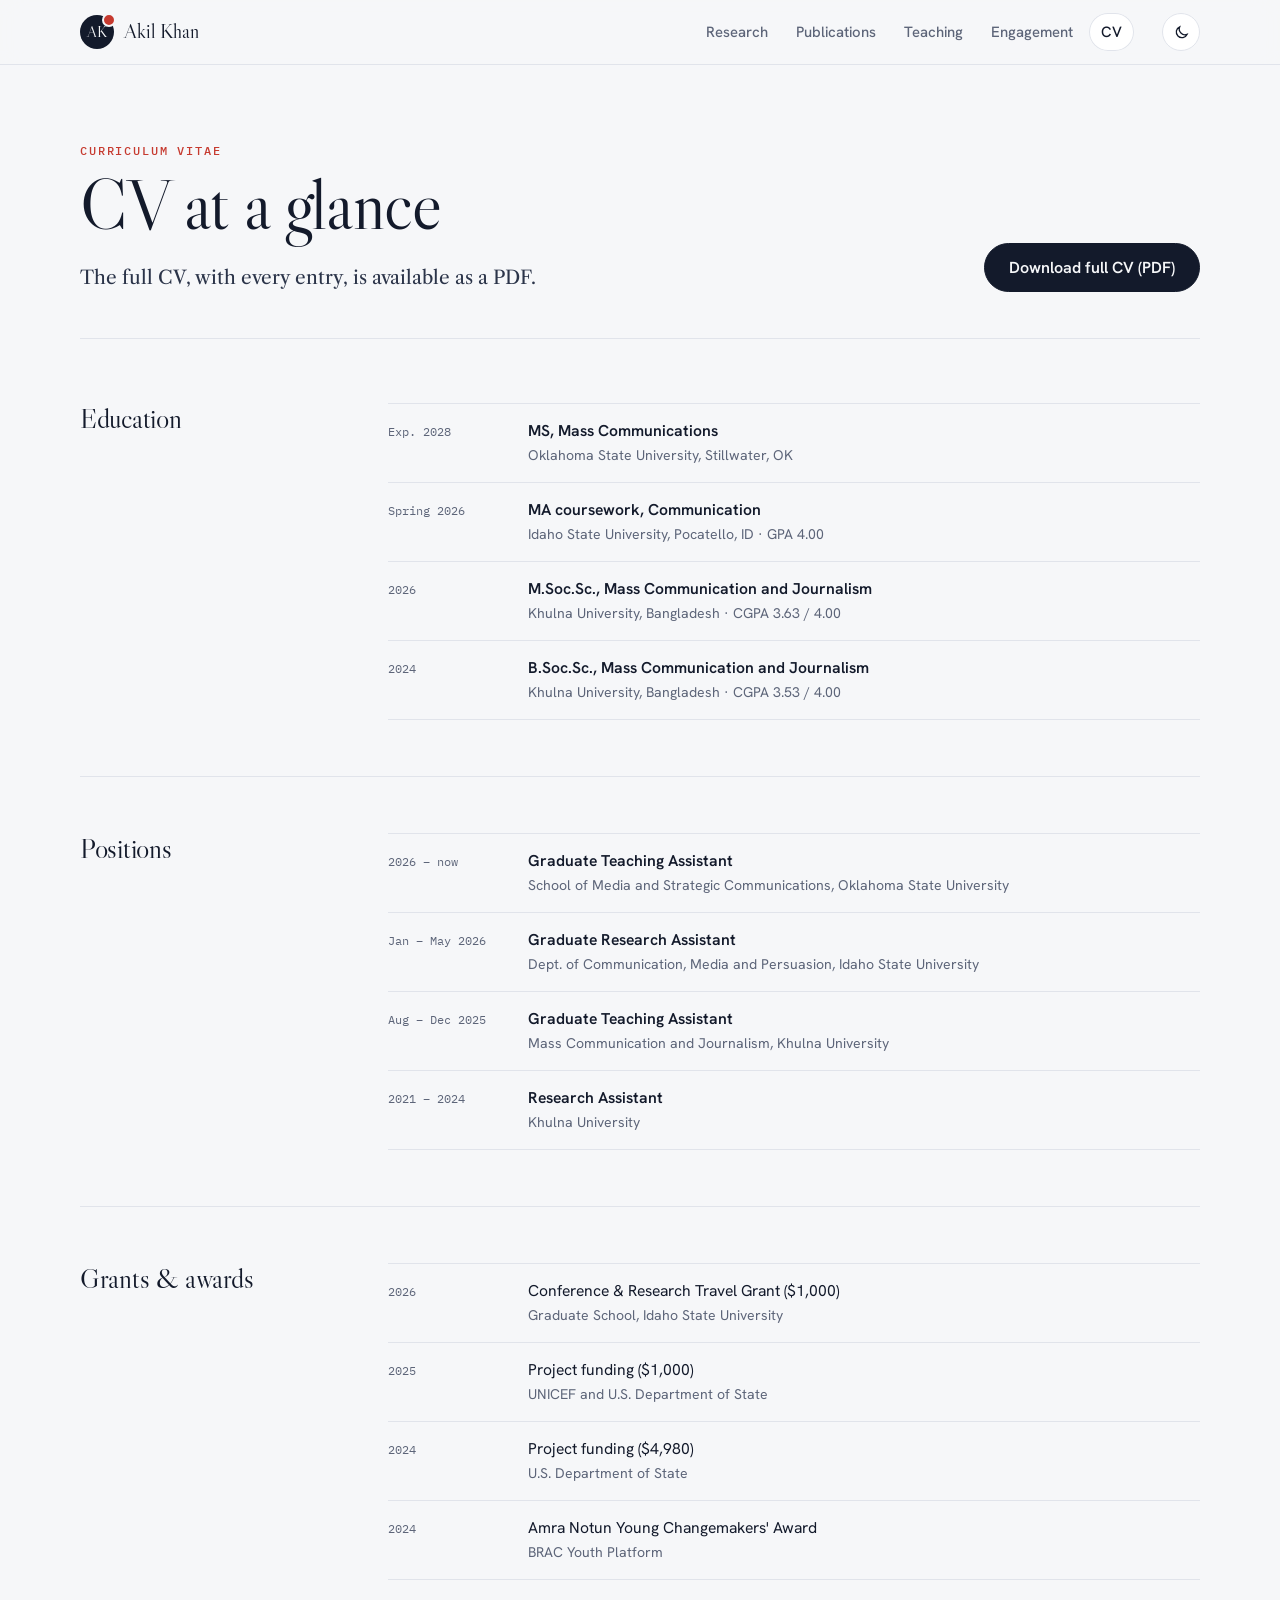
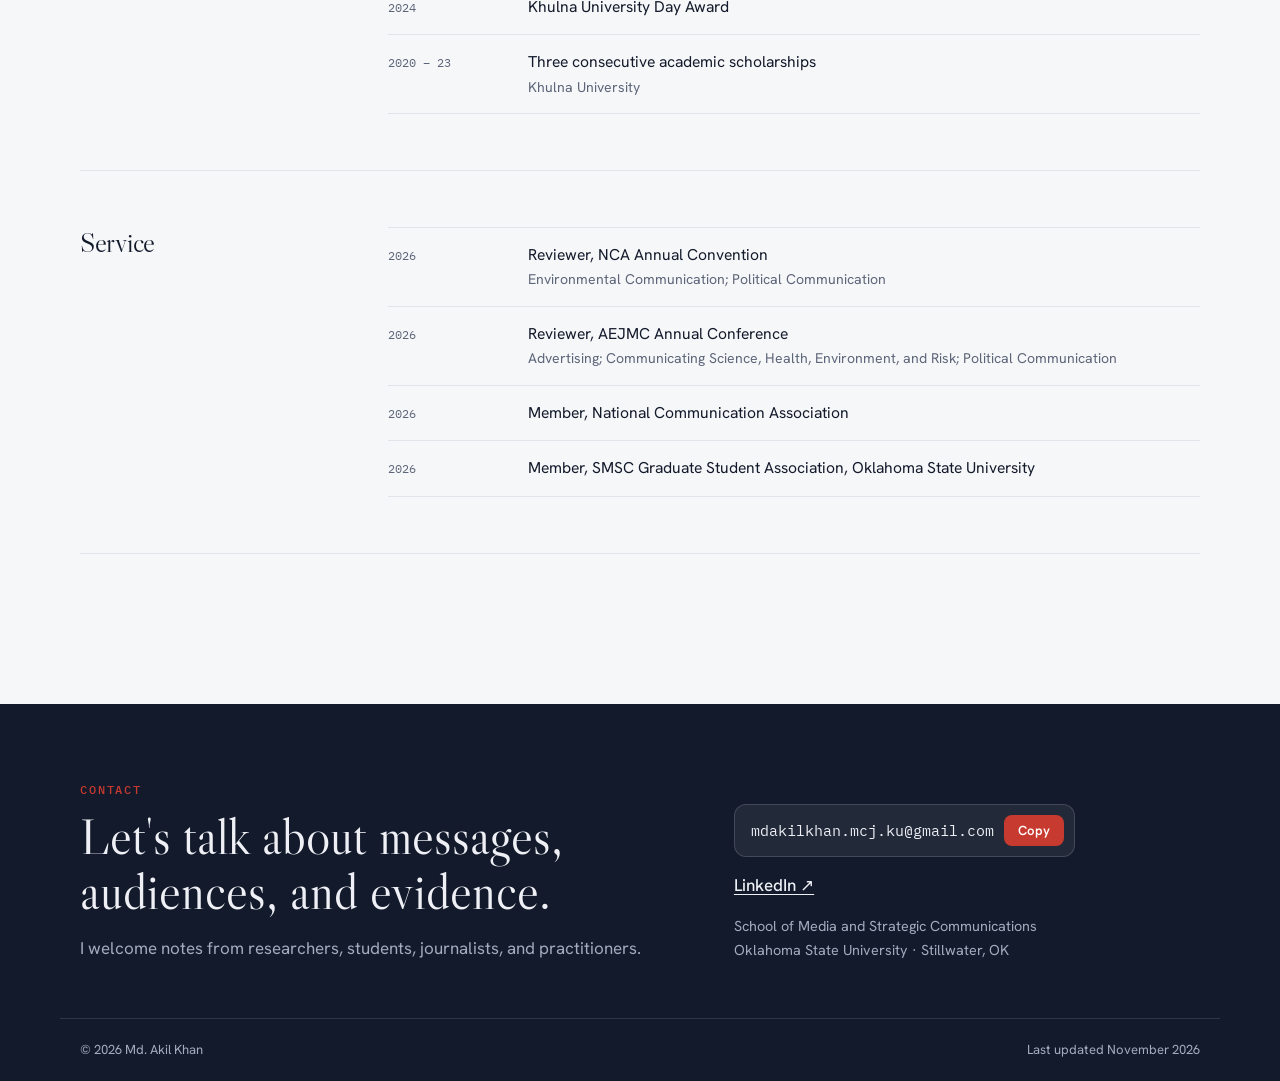
<file: cv.html>
<!doctype html>
<html lang="en">
<head>
<meta charset="utf-8">
<meta name="viewport" content="width=device-width, initial-scale=1, viewport-fit=cover">
<title>CV · Md. Akil Khan</title>
<meta name="description" content="Md. Akil Khan, communication scholar at Oklahoma State University: health persuasion, AI and platforms, and journalism in Bangladesh and South Asia.">
<meta property="og:title" content="CV · Md. Akil Khan">
<meta property="og:description" content="Md. Akil Khan, communication scholar at Oklahoma State University: health persuasion, AI and platforms, and journalism in Bangladesh and South Asia.">
<script>try{var t=localStorage.getItem('ak-theme');if(t)document.documentElement.setAttribute('data-theme',t);}catch(e){}</script>
<link rel="preconnect" href="https://fonts.googleapis.com">
<link rel="preconnect" href="https://fonts.gstatic.com" crossorigin>
<link rel="stylesheet" href="https://fonts.googleapis.com/css2?family=Libre+Caslon+Display&family=Libre+Caslon+Text:ital,wght@0,400;0,700;1,400&family=Hanken+Grotesk:wght@400;500;600;700&family=IBM+Plex+Mono:wght@400;500&family=Noto+Serif+Bengali:wght@400;500&display=swap">
<link rel="stylesheet" href="style.css">
</head>
<body data-page="cv">
<header class="top"><div class="in top-in">
  <a class="mark" href="index.html"><span class="mk">AK</span><span class="mk-name">Akil Khan</span></a>
  <nav class="nav" aria-label="Main"><a href="research.html">Research</a><a href="publications.html">Publications</a><a href="teaching.html">Teaching</a><a href="engagement.html">Engagement</a><a href="cv.html" aria-current="page">CV</a></nav>
  <button class="theme-btn" id="themeBtn" type="button" aria-label="Switch light or dark theme"><svg viewBox="0 0 24 24" fill="none" stroke="currentColor" stroke-width="1.8" aria-hidden="true"><path d="M20 14.5A8 8 0 0 1 9.5 4a8 8 0 1 0 10.5 10.5z"/></svg></button>
</div></header>
<main class="in">

<header class="page-head cv-head"><div><p class="kicker">Curriculum vitae</p><h1>CV at a glance</h1>
<p class="page-sub">The full CV, with every entry, is available as a PDF.</p></div>
<a class="btn solid big" href="files/cv.pdf" target="_blank" rel="noopener">Download full CV (PDF)</a></header>
<section class="course-block"><div class="r-side"><h2>Education</h2></div><div class="r-main"><ul class="rows">
  <li><time>Exp. 2028</time><span><b>MS, Mass Communications</b><small>Oklahoma State University, Stillwater, OK</small></span></li>
  <li><time>Spring 2026</time><span><b>MA coursework, Communication</b><small>Idaho State University, Pocatello, ID · GPA 4.00</small></span></li>
  <li><time>2026</time><span><b>M.Soc.Sc., Mass Communication and Journalism</b><small>Khulna University, Bangladesh · CGPA 3.63 / 4.00</small></span></li>
  <li><time>2024</time><span><b>B.Soc.Sc., Mass Communication and Journalism</b><small>Khulna University, Bangladesh · CGPA 3.53 / 4.00</small></span></li>
</ul></div></section>
<section class="course-block"><div class="r-side"><h2>Positions</h2></div><div class="r-main"><ul class="rows">
  <li><time>2026 – now</time><span><b>Graduate Teaching Assistant</b><small>School of Media and Strategic Communications, Oklahoma State University</small></span></li>
  <li><time>Jan – May 2026</time><span><b>Graduate Research Assistant</b><small>Dept. of Communication, Media and Persuasion, Idaho State University</small></span></li>
  <li><time>Aug – Dec 2025</time><span><b>Graduate Teaching Assistant</b><small>Mass Communication and Journalism, Khulna University</small></span></li>
  <li><time>2021 – 2024</time><span><b>Research Assistant</b><small>Khulna University</small></span></li>
</ul></div></section>
<section class="course-block"><div class="r-side"><h2>Grants &amp; awards</h2></div><div class="r-main"><ul class="rows">
  <li><time>2026</time><span>Conference &amp; Research Travel Grant ($1,000)<small>Graduate School, Idaho State University</small></span></li>
  <li><time>2025</time><span>Project funding ($1,000)<small>UNICEF and U.S. Department of State</small></span></li>
  <li><time>2024</time><span>Project funding ($4,980)<small>U.S. Department of State</small></span></li>
  <li><time>2024</time><span>Amra Notun Young Changemakers' Award<small>BRAC Youth Platform</small></span></li>
  <li><time>2024</time><span>Khulna University Day Award</span></li>
  <li><time>2020 – 23</time><span>Three consecutive academic scholarships<small>Khulna University</small></span></li>
</ul></div></section>
<section class="course-block"><div class="r-side"><h2>Service</h2></div><div class="r-main"><ul class="rows">
  <li><time>2026</time><span>Reviewer, NCA Annual Convention<small>Environmental Communication; Political Communication</small></span></li>
  <li><time>2026</time><span>Reviewer, AEJMC Annual Conference<small>Advertising; Communicating Science, Health, Environment, and Risk; Political Communication</small></span></li>
  <li><time>2026</time><span>Member, National Communication Association</span></li>
  <li><time>2026</time><span>Member, SMSC Graduate Student Association, Oklahoma State University</span></li>
</ul></div></section>

</main>
<footer class="foot" id="contact"><div class="in foot-in">
  <div class="f-call"><p class="kicker">Contact</p><p class="f-big">Let's talk about messages, audiences, and evidence.</p>
    <p class="f-sub">I welcome notes from researchers, students, journalists, and practitioners.</p></div>
  <div class="f-links">
    <div class="mail-row"><code id="email">mdakilkhan.mcj.ku@gmail.com</code><button class="copy" id="copyBtn" type="button">Copy</button></div>
    <a href="https://www.linkedin.com/in/mdakilkhan01/" target="_blank" rel="noopener">LinkedIn ↗</a>
    <p class="addr">School of Media and Strategic Communications<br>Oklahoma State University · Stillwater, OK</p>
  </div>
</div>
<div class="in f-base"><span>© 2026 Md. Akil Khan</span><span>Last updated November 2026</span></div></footer>
<script src="site.js"></script>
</body>
</html>
</file>
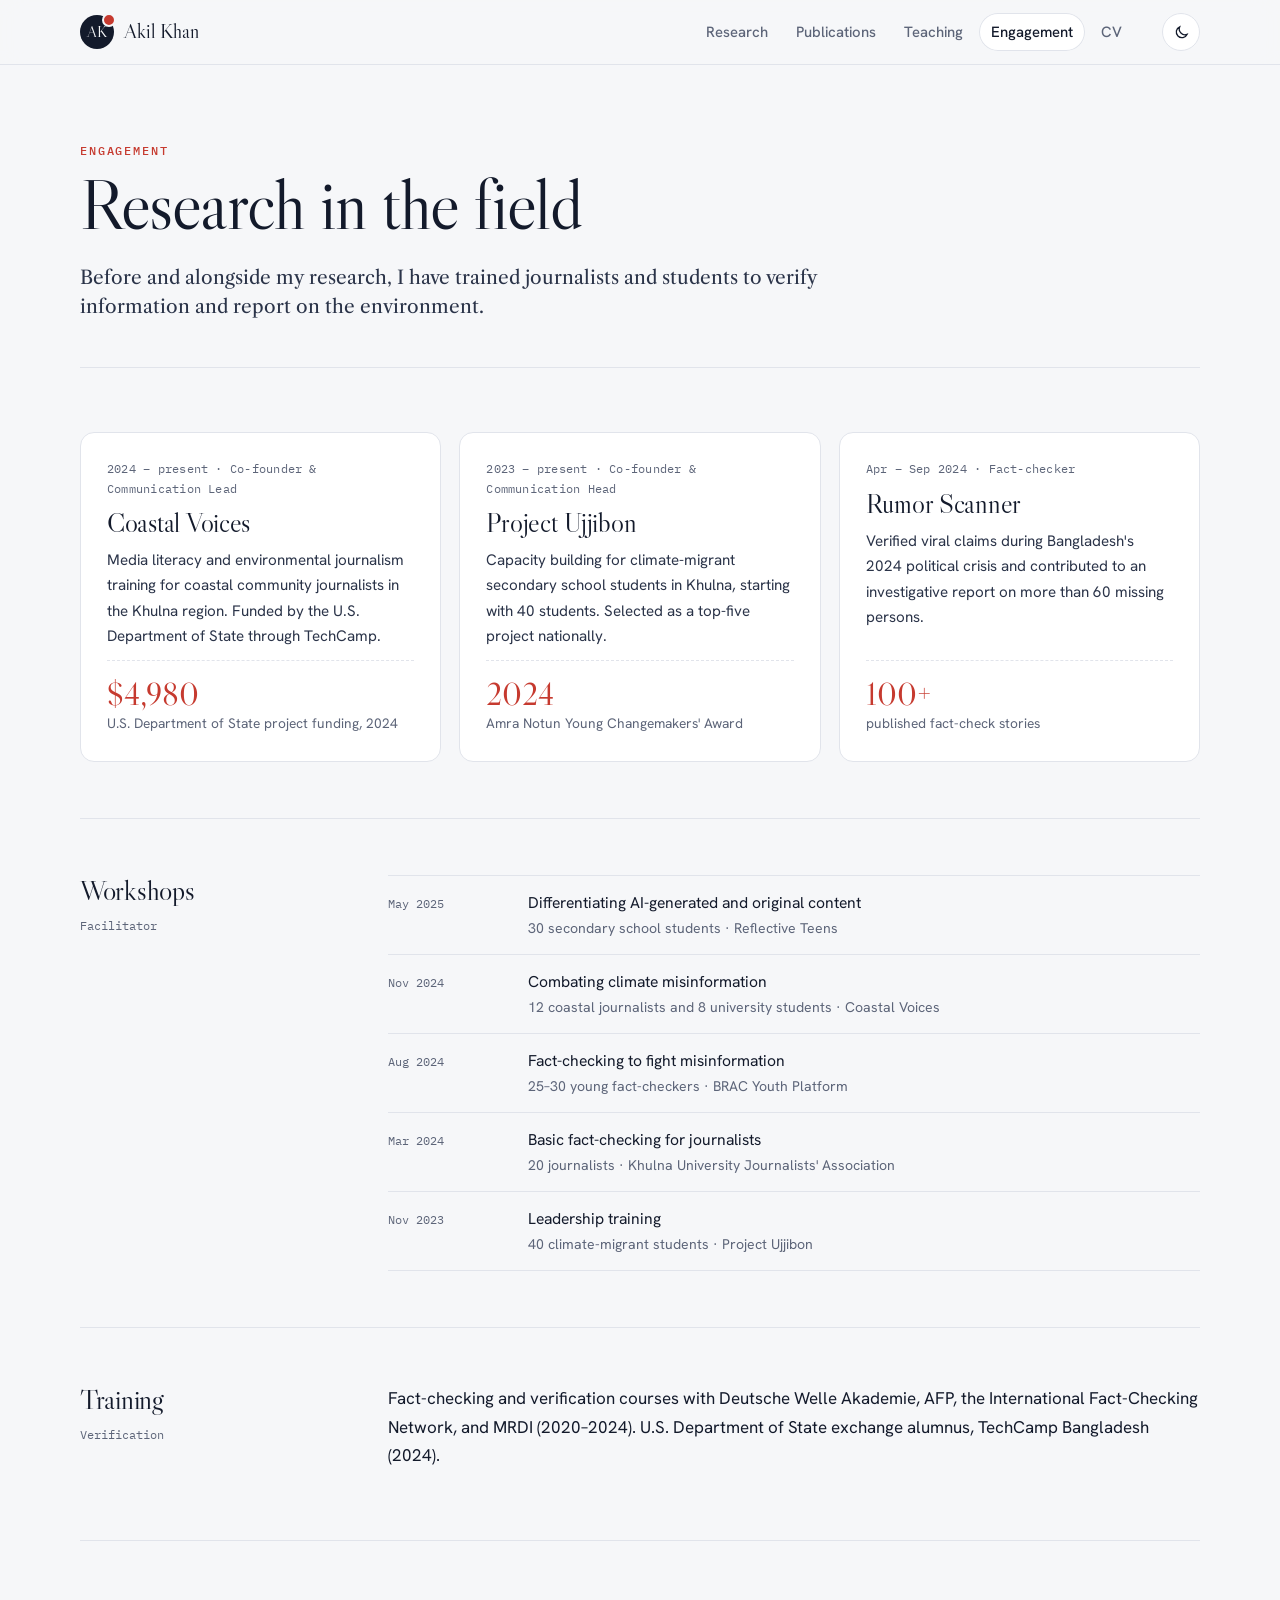
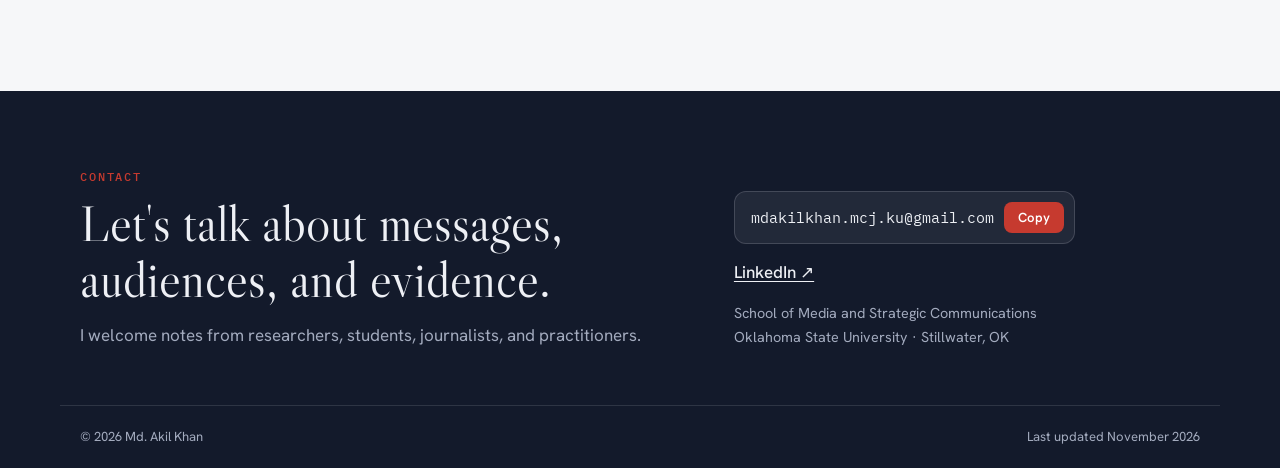
<file: engagement.html>
<!doctype html>
<html lang="en">
<head>
<meta charset="utf-8">
<meta name="viewport" content="width=device-width, initial-scale=1, viewport-fit=cover">
<title>Engagement · Md. Akil Khan</title>
<meta name="description" content="Md. Akil Khan, communication scholar at Oklahoma State University: health persuasion, AI and platforms, and journalism in Bangladesh and South Asia.">
<meta property="og:title" content="Engagement · Md. Akil Khan">
<meta property="og:description" content="Md. Akil Khan, communication scholar at Oklahoma State University: health persuasion, AI and platforms, and journalism in Bangladesh and South Asia.">
<script>try{var t=localStorage.getItem('ak-theme');if(t)document.documentElement.setAttribute('data-theme',t);}catch(e){}</script>
<link rel="preconnect" href="https://fonts.googleapis.com">
<link rel="preconnect" href="https://fonts.gstatic.com" crossorigin>
<link rel="stylesheet" href="https://fonts.googleapis.com/css2?family=Libre+Caslon+Display&family=Libre+Caslon+Text:ital,wght@0,400;0,700;1,400&family=Hanken+Grotesk:wght@400;500;600;700&family=IBM+Plex+Mono:wght@400;500&family=Noto+Serif+Bengali:wght@400;500&display=swap">
<link rel="stylesheet" href="style.css">
</head>
<body data-page="engagement">
<header class="top"><div class="in top-in">
  <a class="mark" href="index.html"><span class="mk">AK</span><span class="mk-name">Akil Khan</span></a>
  <nav class="nav" aria-label="Main"><a href="research.html">Research</a><a href="publications.html">Publications</a><a href="teaching.html">Teaching</a><a href="engagement.html" aria-current="page">Engagement</a><a href="cv.html">CV</a></nav>
  <button class="theme-btn" id="themeBtn" type="button" aria-label="Switch light or dark theme"><svg viewBox="0 0 24 24" fill="none" stroke="currentColor" stroke-width="1.8" aria-hidden="true"><path d="M20 14.5A8 8 0 0 1 9.5 4a8 8 0 1 0 10.5 10.5z"/></svg></button>
</div></header>
<main class="in">

<header class="page-head"><p class="kicker">Engagement</p><h1>Research in the field</h1>
<p class="page-sub">Before and alongside my research, I have trained journalists and students to verify information and report on the environment.</p></header>
<section class="proj-grid">
  <article class="proj"><p class="pk">2024 – present · Co-founder &amp; Communication Lead</p><h2>Coastal Voices</h2>
    <p>Media literacy and environmental journalism training for coastal community journalists in the Khulna region. Funded by the U.S. Department of State through TechCamp.</p>
    <p class="fig"><b>$4,980</b> U.S. Department of State project funding, 2024</p></article>
  <article class="proj"><p class="pk">2023 – present · Co-founder &amp; Communication Head</p><h2>Project Ujjibon</h2>
    <p>Capacity building for climate-migrant secondary school students in Khulna, starting with 40 students. Selected as a top-five project nationally.</p>
    <p class="fig"><b>2024</b> Amra Notun Young Changemakers' Award</p></article>
  <article class="proj"><p class="pk">Apr – Sep 2024 · Fact-checker</p><h2>Rumor Scanner</h2>
    <p>Verified viral claims during Bangladesh's 2024 political crisis and contributed to an investigative report on more than 60 missing persons.</p>
    <p class="fig"><b>100+</b> published fact-check stories</p></article>
</section>
<section class="course-block">
  <div class="r-side"><h2>Workshops</h2><p class="r-count">Facilitator</p></div>
  <div class="r-main">
    <ul class="rows">
      <li><time>May 2025</time><span>Differentiating AI-generated and original content<small>30 secondary school students · Reflective Teens</small></span></li>
      <li><time>Nov 2024</time><span>Combating climate misinformation<small>12 coastal journalists and 8 university students · Coastal Voices</small></span></li>
      <li><time>Aug 2024</time><span>Fact-checking to fight misinformation<small>25–30 young fact-checkers · BRAC Youth Platform</small></span></li>
      <li><time>Mar 2024</time><span>Basic fact-checking for journalists<small>20 journalists · Khulna University Journalists' Association</small></span></li>
      <li><time>Nov 2023</time><span>Leadership training<small>40 climate-migrant students · Project Ujjibon</small></span></li>
    </ul>
  </div>
</section>
<section class="course-block">
  <div class="r-side"><h2>Training</h2><p class="r-count">Verification</p></div>
  <div class="r-main"><p>Fact-checking and verification courses with Deutsche Welle Akademie, AFP, the International Fact-Checking Network, and MRDI (2020–2024). U.S. Department of State exchange alumnus, TechCamp Bangladesh (2024).</p></div>
</section>

</main>
<footer class="foot" id="contact"><div class="in foot-in">
  <div class="f-call"><p class="kicker">Contact</p><p class="f-big">Let's talk about messages, audiences, and evidence.</p>
    <p class="f-sub">I welcome notes from researchers, students, journalists, and practitioners.</p></div>
  <div class="f-links">
    <div class="mail-row"><code id="email">mdakilkhan.mcj.ku@gmail.com</code><button class="copy" id="copyBtn" type="button">Copy</button></div>
    <a href="https://www.linkedin.com/in/mdakilkhan01/" target="_blank" rel="noopener">LinkedIn ↗</a>
    <p class="addr">School of Media and Strategic Communications<br>Oklahoma State University · Stillwater, OK</p>
  </div>
</div>
<div class="in f-base"><span>© 2026 Md. Akil Khan</span><span>Last updated November 2026</span></div></footer>
<script src="site.js"></script>
</body>
</html>
</file>
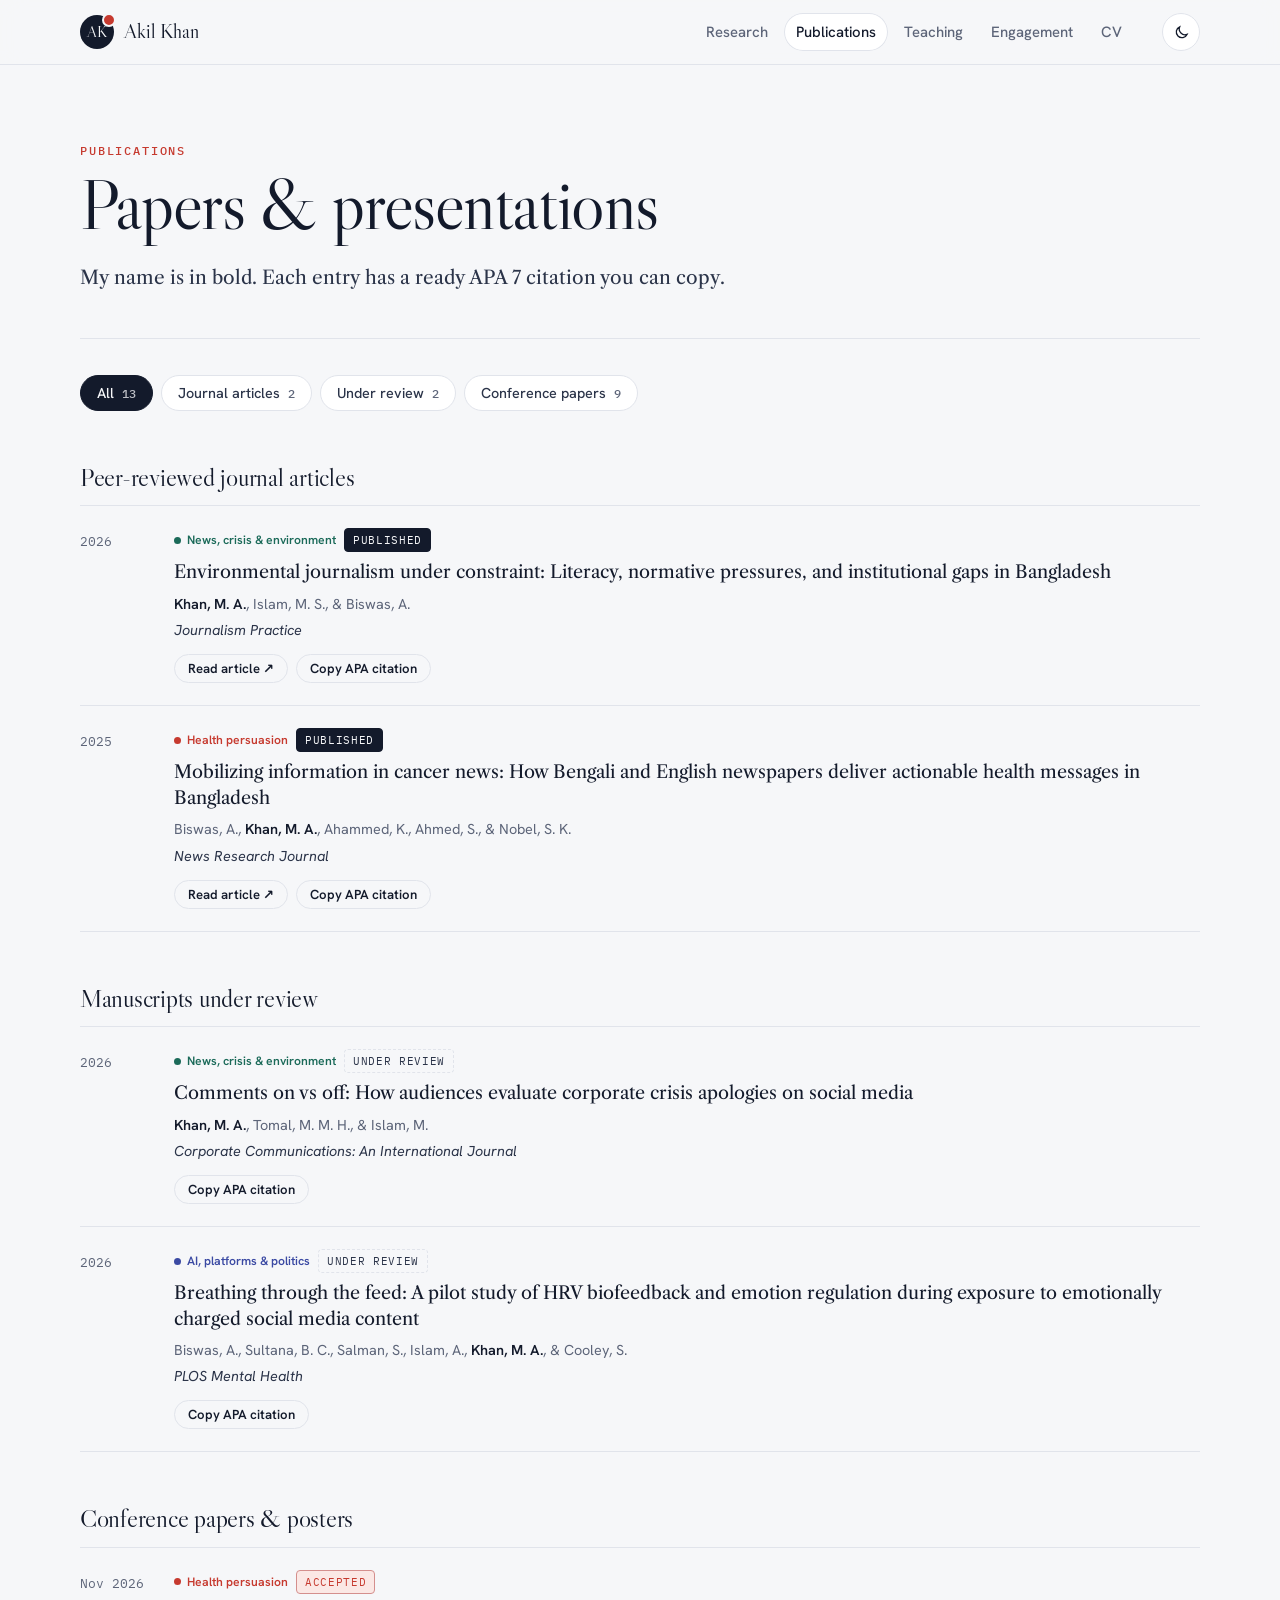
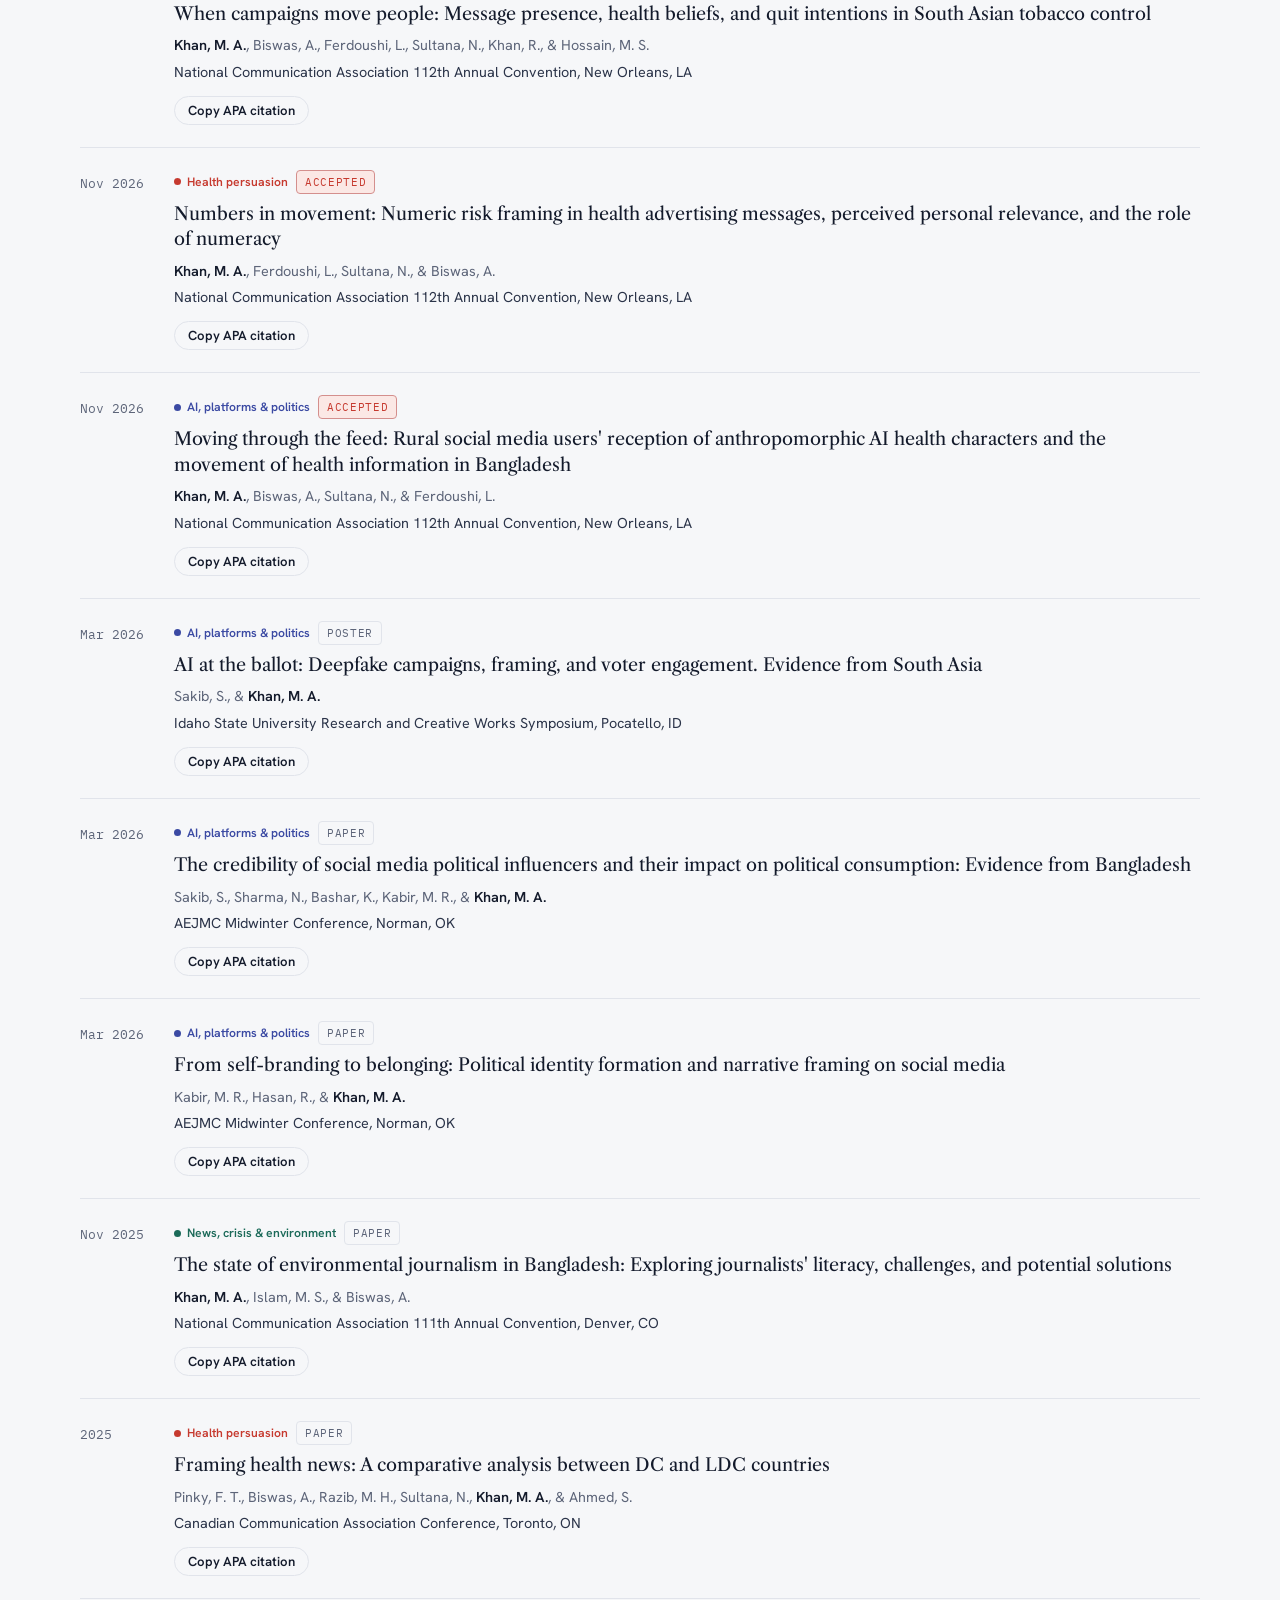
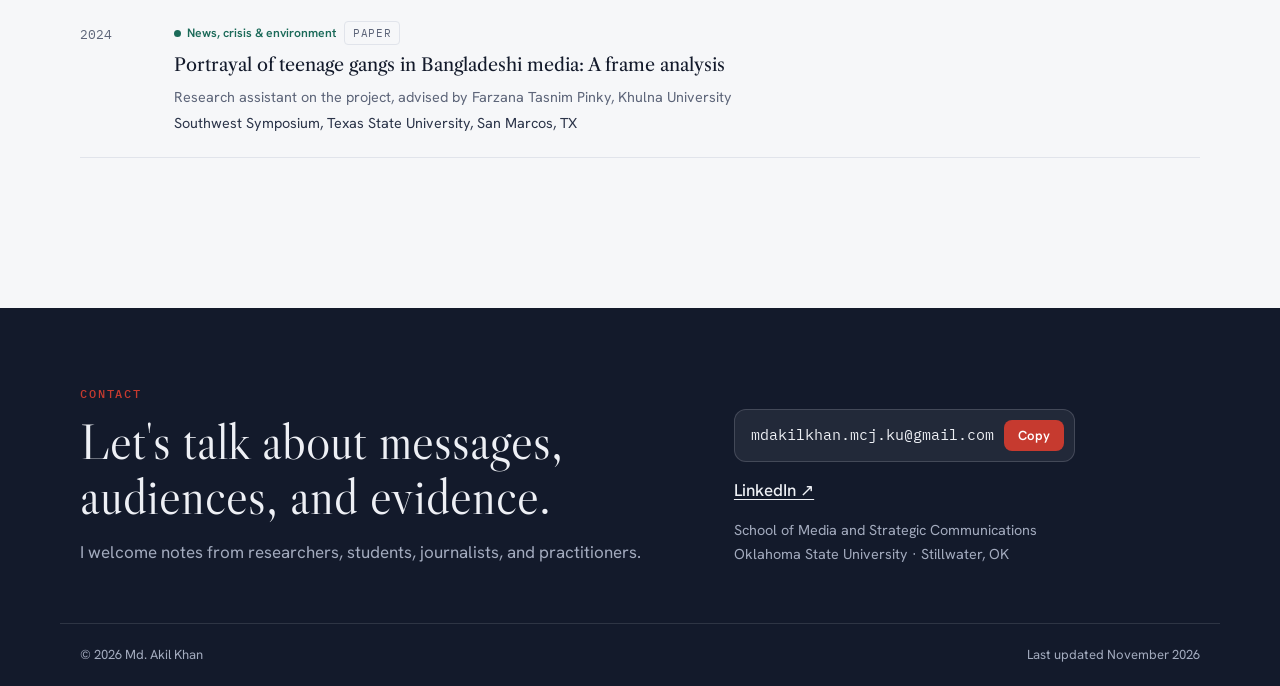
<file: publications.html>
<!doctype html>
<html lang="en">
<head>
<meta charset="utf-8">
<meta name="viewport" content="width=device-width, initial-scale=1, viewport-fit=cover">
<title>Publications · Md. Akil Khan</title>
<meta name="description" content="Md. Akil Khan, communication scholar at Oklahoma State University: health persuasion, AI and platforms, and journalism in Bangladesh and South Asia.">
<meta property="og:title" content="Publications · Md. Akil Khan">
<meta property="og:description" content="Md. Akil Khan, communication scholar at Oklahoma State University: health persuasion, AI and platforms, and journalism in Bangladesh and South Asia.">
<script>try{var t=localStorage.getItem('ak-theme');if(t)document.documentElement.setAttribute('data-theme',t);}catch(e){}</script>
<link rel="preconnect" href="https://fonts.googleapis.com">
<link rel="preconnect" href="https://fonts.gstatic.com" crossorigin>
<link rel="stylesheet" href="https://fonts.googleapis.com/css2?family=Libre+Caslon+Display&family=Libre+Caslon+Text:ital,wght@0,400;0,700;1,400&family=Hanken+Grotesk:wght@400;500;600;700&family=IBM+Plex+Mono:wght@400;500&family=Noto+Serif+Bengali:wght@400;500&display=swap">
<link rel="stylesheet" href="style.css">
</head>
<body data-page="publications">
<header class="top"><div class="in top-in">
  <a class="mark" href="index.html"><span class="mk">AK</span><span class="mk-name">Akil Khan</span></a>
  <nav class="nav" aria-label="Main"><a href="research.html">Research</a><a href="publications.html" aria-current="page">Publications</a><a href="teaching.html">Teaching</a><a href="engagement.html">Engagement</a><a href="cv.html">CV</a></nav>
  <button class="theme-btn" id="themeBtn" type="button" aria-label="Switch light or dark theme"><svg viewBox="0 0 24 24" fill="none" stroke="currentColor" stroke-width="1.8" aria-hidden="true"><path d="M20 14.5A8 8 0 0 1 9.5 4a8 8 0 1 0 10.5 10.5z"/></svg></button>
</div></header>
<main class="in">

<header class="page-head"><p class="kicker">Publications</p><h1>Papers &amp; presentations</h1>
<p class="page-sub">My name is in bold. Each entry has a ready APA 7 citation you can copy.</p></header>
<div class="chips" role="group" aria-label="Filter by type"><button type="button" class="chip" data-f="all" aria-pressed="true">All <em>13</em></button><button type="button" class="chip" data-f="journal" aria-pressed="false">Journal articles <em>2</em></button><button type="button" class="chip" data-f="review" aria-pressed="false">Under review <em>2</em></button><button type="button" class="chip" data-f="conference" aria-pressed="false">Conference papers <em>9</em></button></div>
<section class="pgroup" data-group="journal"><h2>Peer-reviewed journal articles</h2><ul class="pubs"><li class="pub" data-type="journal" data-theme="news">
  <div class="p-when"><span>2026</span></div>
  <div class="p-body">
    <div class="p-tags"><span class="th th-news">News, crisis &amp; environment</span><span class="stat s-pub">Published</span></div>
    <p class="p-ttl">Environmental journalism under constraint: Literacy, normative pressures, and institutional gaps in Bangladesh</p>
    <p class="p-au"><b>Khan, M. A.</b>, Islam, M. S., &amp; Biswas, A.</p>
    <p class="p-ve"><i>Journalism Practice</i></p>
    <div class="p-acts"><a class="act" href="https://doi.org/10.1080/17512786.2026.2703611" target="_blank" rel="noopener">Read article ↗</a><button class="act cite" type="button" data-cite="Khan, M. A., Islam, M. S., &amp; Biswas, A. (2026). Environmental journalism under constraint: Literacy, normative pressures, and institutional gaps in Bangladesh. Journalism Practice. https://doi.org/10.1080/17512786.2026.2703611">Copy APA citation</button></div>
  </div>
</li><li class="pub" data-type="journal" data-theme="health">
  <div class="p-when"><span>2025</span></div>
  <div class="p-body">
    <div class="p-tags"><span class="th th-health">Health persuasion</span><span class="stat s-pub">Published</span></div>
    <p class="p-ttl">Mobilizing information in cancer news: How Bengali and English newspapers deliver actionable health messages in Bangladesh</p>
    <p class="p-au">Biswas, A., <b>Khan, M. A.</b>, Ahammed, K., Ahmed, S., &amp; Nobel, S. K.</p>
    <p class="p-ve"><i>News Research Journal</i></p>
    <div class="p-acts"><a class="act" href="https://doi.org/10.1177/30497841261467320" target="_blank" rel="noopener">Read article ↗</a><button class="act cite" type="button" data-cite="Biswas, A., Khan, M. A., Ahammed, K., Ahmed, S., &amp; Nobel, S. K. (2025). Mobilizing information in cancer news: How Bengali and English newspapers deliver actionable health messages in Bangladesh. News Research Journal. https://doi.org/10.1177/30497841261467320">Copy APA citation</button></div>
  </div>
</li></ul></section><section class="pgroup" data-group="review"><h2>Manuscripts under review</h2><ul class="pubs"><li class="pub" data-type="review" data-theme="news">
  <div class="p-when"><span>2026</span></div>
  <div class="p-body">
    <div class="p-tags"><span class="th th-news">News, crisis &amp; environment</span><span class="stat s-rev">Under review</span></div>
    <p class="p-ttl">Comments on vs off: How audiences evaluate corporate crisis apologies on social media</p>
    <p class="p-au"><b>Khan, M. A.</b>, Tomal, M. M. H., &amp; Islam, M.</p>
    <p class="p-ve"><i>Corporate Communications: An International Journal</i></p>
    <div class="p-acts"><button class="act cite" type="button" data-cite="Khan, M. A., Tomal, M. M. H., &amp; Islam, M. (2026). Comments on vs off: How audiences evaluate corporate crisis apologies on social media [Manuscript submitted for publication]. Corporate Communications: An International Journal.">Copy APA citation</button></div>
  </div>
</li><li class="pub" data-type="review" data-theme="platforms">
  <div class="p-when"><span>2026</span></div>
  <div class="p-body">
    <div class="p-tags"><span class="th th-platforms">AI, platforms &amp; politics</span><span class="stat s-rev">Under review</span></div>
    <p class="p-ttl">Breathing through the feed: A pilot study of HRV biofeedback and emotion regulation during exposure to emotionally charged social media content</p>
    <p class="p-au">Biswas, A., Sultana, B. C., Salman, S., Islam, A., <b>Khan, M. A.</b>, &amp; Cooley, S.</p>
    <p class="p-ve"><i>PLOS Mental Health</i></p>
    <div class="p-acts"><button class="act cite" type="button" data-cite="Biswas, A., Sultana, B. C., Salman, S., Islam, A., Khan, M. A., &amp; Cooley, S. (2026). Breathing through the feed: A pilot study of HRV biofeedback and emotion regulation during exposure to emotionally charged social media content [Manuscript submitted for publication]. PLOS Mental Health.">Copy APA citation</button></div>
  </div>
</li></ul></section><section class="pgroup" data-group="conference"><h2>Conference papers &amp; posters</h2><ul class="pubs"><li class="pub" data-type="conference" data-theme="health">
  <div class="p-when"><span>Nov 2026</span></div>
  <div class="p-body">
    <div class="p-tags"><span class="th th-health">Health persuasion</span><span class="stat s-acc">Accepted</span></div>
    <p class="p-ttl">When campaigns move people: Message presence, health beliefs, and quit intentions in South Asian tobacco control</p>
    <p class="p-au"><b>Khan, M. A.</b>, Biswas, A., Ferdoushi, L., Sultana, N., Khan, R., &amp; Hossain, M. S.</p>
    <p class="p-ve">National Communication Association 112th Annual Convention, New Orleans, LA</p>
    <div class="p-acts"><button class="act cite" type="button" data-cite="Khan, M. A., Biswas, A., Ferdoushi, L., Sultana, N., Khan, R., &amp; Hossain, M. S. (2026, November). When campaigns move people: Message presence, health beliefs, and quit intentions in South Asian tobacco control [Paper presentation]. National Communication Association 112th Annual Convention, New Orleans, LA.">Copy APA citation</button></div>
  </div>
</li><li class="pub" data-type="conference" data-theme="health">
  <div class="p-when"><span>Nov 2026</span></div>
  <div class="p-body">
    <div class="p-tags"><span class="th th-health">Health persuasion</span><span class="stat s-acc">Accepted</span></div>
    <p class="p-ttl">Numbers in movement: Numeric risk framing in health advertising messages, perceived personal relevance, and the role of numeracy</p>
    <p class="p-au"><b>Khan, M. A.</b>, Ferdoushi, L., Sultana, N., &amp; Biswas, A.</p>
    <p class="p-ve">National Communication Association 112th Annual Convention, New Orleans, LA</p>
    <div class="p-acts"><button class="act cite" type="button" data-cite="Khan, M. A., Ferdoushi, L., Sultana, N., &amp; Biswas, A. (2026, November). Numbers in movement: Numeric risk framing in health advertising messages, perceived personal relevance, and the role of numeracy [Paper presentation]. National Communication Association 112th Annual Convention, New Orleans, LA.">Copy APA citation</button></div>
  </div>
</li><li class="pub" data-type="conference" data-theme="platforms">
  <div class="p-when"><span>Nov 2026</span></div>
  <div class="p-body">
    <div class="p-tags"><span class="th th-platforms">AI, platforms &amp; politics</span><span class="stat s-acc">Accepted</span></div>
    <p class="p-ttl">Moving through the feed: Rural social media users&#x27; reception of anthropomorphic AI health characters and the movement of health information in Bangladesh</p>
    <p class="p-au"><b>Khan, M. A.</b>, Biswas, A., Sultana, N., &amp; Ferdoushi, L.</p>
    <p class="p-ve">National Communication Association 112th Annual Convention, New Orleans, LA</p>
    <div class="p-acts"><button class="act cite" type="button" data-cite="Khan, M. A., Biswas, A., Sultana, N., &amp; Ferdoushi, L. (2026, November). Moving through the feed: Rural social media users&#x27; reception of anthropomorphic AI health characters and the movement of health information in Bangladesh [Paper presentation]. National Communication Association 112th Annual Convention, New Orleans, LA.">Copy APA citation</button></div>
  </div>
</li><li class="pub" data-type="conference" data-theme="platforms">
  <div class="p-when"><span>Mar 2026</span></div>
  <div class="p-body">
    <div class="p-tags"><span class="th th-platforms">AI, platforms &amp; politics</span><span class="stat">Poster</span></div>
    <p class="p-ttl">AI at the ballot: Deepfake campaigns, framing, and voter engagement. Evidence from South Asia</p>
    <p class="p-au">Sakib, S., &amp; <b>Khan, M. A.</b></p>
    <p class="p-ve">Idaho State University Research and Creative Works Symposium, Pocatello, ID</p>
    <div class="p-acts"><button class="act cite" type="button" data-cite="Sakib, S., &amp; Khan, M. A. (2026, March). AI at the ballot: Deepfake campaigns, framing, and voter engagement. Evidence from South Asia [Poster presentation]. Idaho State University Research and Creative Works Symposium, Pocatello, ID.">Copy APA citation</button></div>
  </div>
</li><li class="pub" data-type="conference" data-theme="platforms">
  <div class="p-when"><span>Mar 2026</span></div>
  <div class="p-body">
    <div class="p-tags"><span class="th th-platforms">AI, platforms &amp; politics</span><span class="stat">Paper</span></div>
    <p class="p-ttl">The credibility of social media political influencers and their impact on political consumption: Evidence from Bangladesh</p>
    <p class="p-au">Sakib, S., Sharma, N., Bashar, K., Kabir, M. R., &amp; <b>Khan, M. A.</b></p>
    <p class="p-ve">AEJMC Midwinter Conference, Norman, OK</p>
    <div class="p-acts"><button class="act cite" type="button" data-cite="Sakib, S., Sharma, N., Bashar, K., Kabir, M. R., &amp; Khan, M. A. (2026, March). The credibility of social media political influencers and their impact on political consumption: Evidence from Bangladesh [Paper presentation]. AEJMC Midwinter Conference, Norman, OK.">Copy APA citation</button></div>
  </div>
</li><li class="pub" data-type="conference" data-theme="platforms">
  <div class="p-when"><span>Mar 2026</span></div>
  <div class="p-body">
    <div class="p-tags"><span class="th th-platforms">AI, platforms &amp; politics</span><span class="stat">Paper</span></div>
    <p class="p-ttl">From self-branding to belonging: Political identity formation and narrative framing on social media</p>
    <p class="p-au">Kabir, M. R., Hasan, R., &amp; <b>Khan, M. A.</b></p>
    <p class="p-ve">AEJMC Midwinter Conference, Norman, OK</p>
    <div class="p-acts"><button class="act cite" type="button" data-cite="Kabir, M. R., Hasan, R., &amp; Khan, M. A. (2026, March). From self-branding to belonging: Political identity formation and narrative framing on social media [Paper presentation]. AEJMC Midwinter Conference, Norman, OK.">Copy APA citation</button></div>
  </div>
</li><li class="pub" data-type="conference" data-theme="news">
  <div class="p-when"><span>Nov 2025</span></div>
  <div class="p-body">
    <div class="p-tags"><span class="th th-news">News, crisis &amp; environment</span><span class="stat">Paper</span></div>
    <p class="p-ttl">The state of environmental journalism in Bangladesh: Exploring journalists&#x27; literacy, challenges, and potential solutions</p>
    <p class="p-au"><b>Khan, M. A.</b>, Islam, M. S., &amp; Biswas, A.</p>
    <p class="p-ve">National Communication Association 111th Annual Convention, Denver, CO</p>
    <div class="p-acts"><button class="act cite" type="button" data-cite="Khan, M. A., Islam, M. S., &amp; Biswas, A. (2025, November). The state of environmental journalism in Bangladesh: Exploring journalists&#x27; literacy, challenges, and potential solutions [Paper presentation]. National Communication Association 111th Annual Convention, Denver, CO.">Copy APA citation</button></div>
  </div>
</li><li class="pub" data-type="conference" data-theme="health">
  <div class="p-when"><span>2025</span></div>
  <div class="p-body">
    <div class="p-tags"><span class="th th-health">Health persuasion</span><span class="stat">Paper</span></div>
    <p class="p-ttl">Framing health news: A comparative analysis between DC and LDC countries</p>
    <p class="p-au">Pinky, F. T., Biswas, A., Razib, M. H., Sultana, N., <b>Khan, M. A.</b>, &amp; Ahmed, S.</p>
    <p class="p-ve">Canadian Communication Association Conference, Toronto, ON</p>
    <div class="p-acts"><button class="act cite" type="button" data-cite="Pinky, F. T., Biswas, A., Razib, M. H., Sultana, N., Khan, M. A., &amp; Ahmed, S. (2025). Framing health news: A comparative analysis between DC and LDC countries [Paper presentation]. Canadian Communication Association Conference, Toronto, ON.">Copy APA citation</button></div>
  </div>
</li><li class="pub" data-type="conference" data-theme="news">
  <div class="p-when"><span>2024</span></div>
  <div class="p-body">
    <div class="p-tags"><span class="th th-news">News, crisis &amp; environment</span><span class="stat">Paper</span></div>
    <p class="p-ttl">Portrayal of teenage gangs in Bangladeshi media: A frame analysis</p>
    <p class="p-au">Research assistant on the project, advised by Farzana Tasnim Pinky, Khulna University</p>
    <p class="p-ve">Southwest Symposium, Texas State University, San Marcos, TX</p>
    
  </div>
</li></ul></section>

</main>
<footer class="foot" id="contact"><div class="in foot-in">
  <div class="f-call"><p class="kicker">Contact</p><p class="f-big">Let's talk about messages, audiences, and evidence.</p>
    <p class="f-sub">I welcome notes from researchers, students, journalists, and practitioners.</p></div>
  <div class="f-links">
    <div class="mail-row"><code id="email">mdakilkhan.mcj.ku@gmail.com</code><button class="copy" id="copyBtn" type="button">Copy</button></div>
    <a href="https://www.linkedin.com/in/mdakilkhan01/" target="_blank" rel="noopener">LinkedIn ↗</a>
    <p class="addr">School of Media and Strategic Communications<br>Oklahoma State University · Stillwater, OK</p>
  </div>
</div>
<div class="in f-base"><span>© 2026 Md. Akil Khan</span><span>Last updated November 2026</span></div></footer>
<script src="site.js"></script>
</body>
</html>
</file>
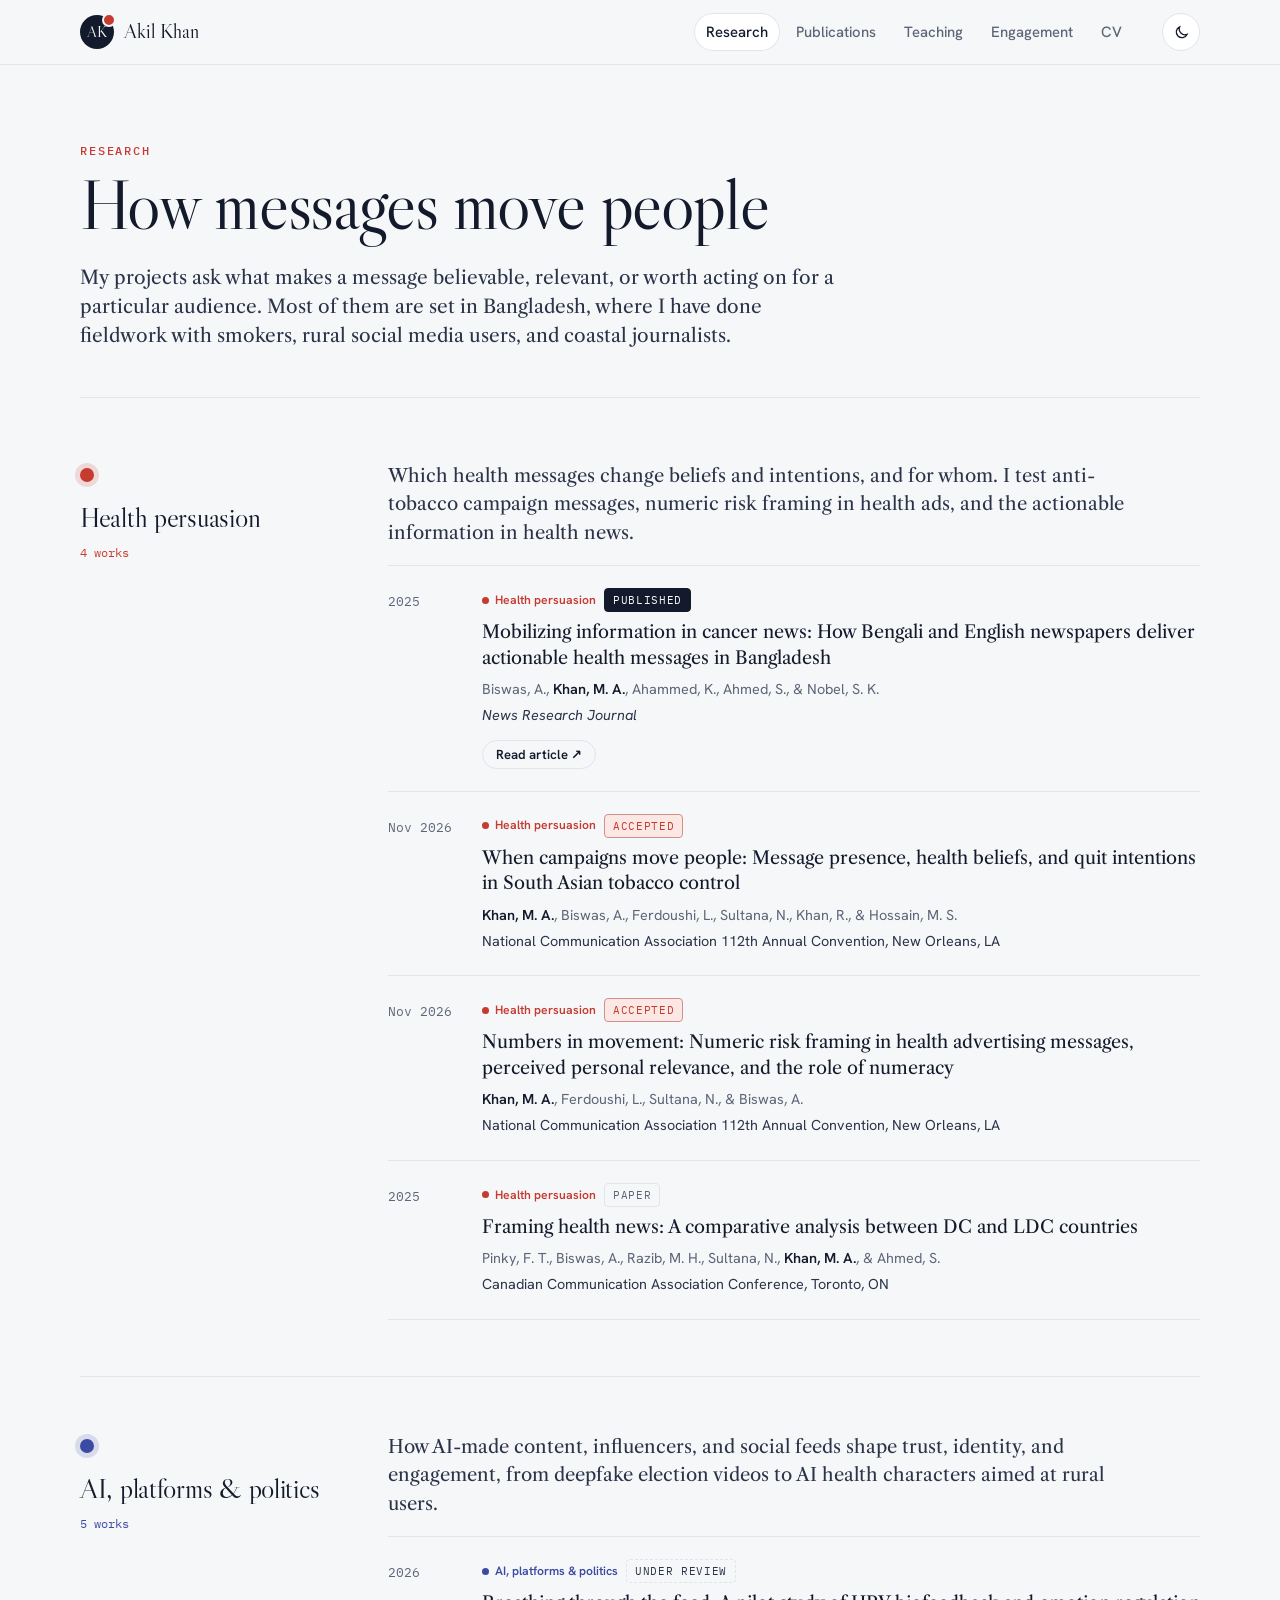
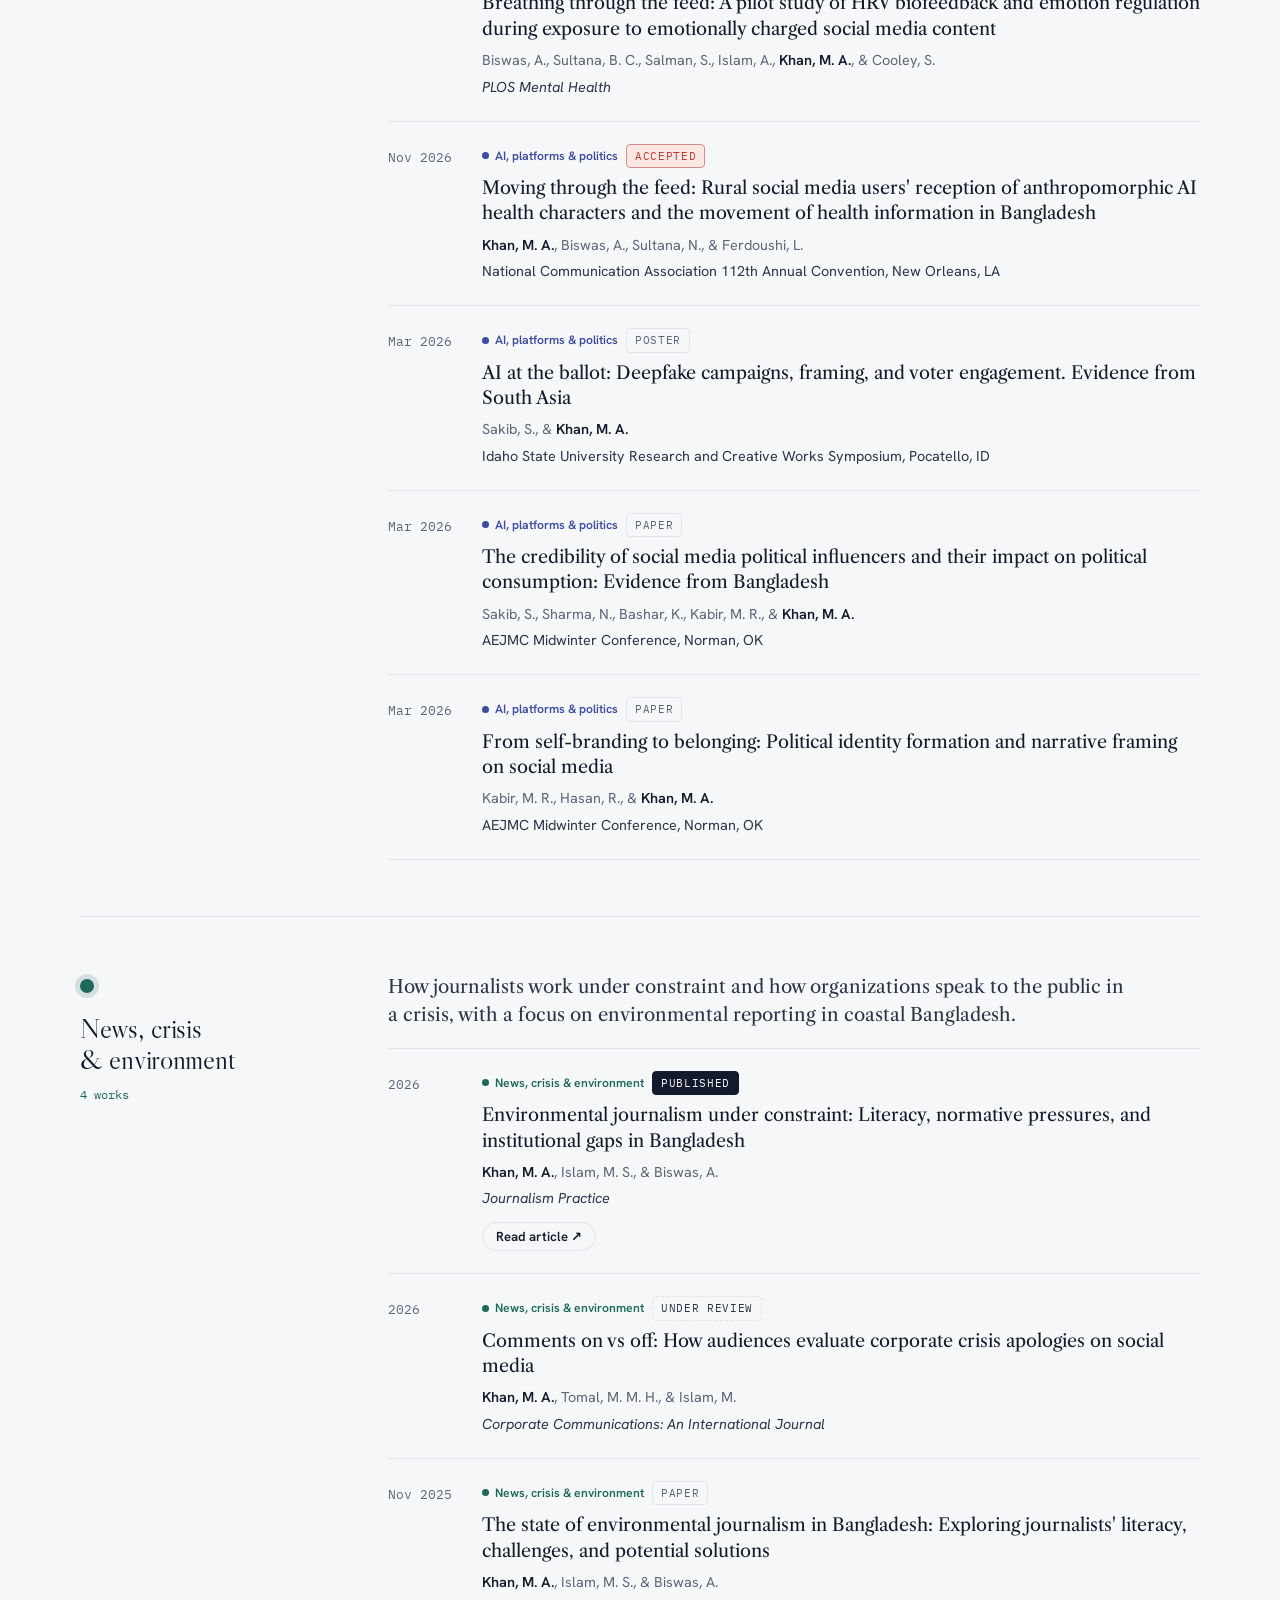
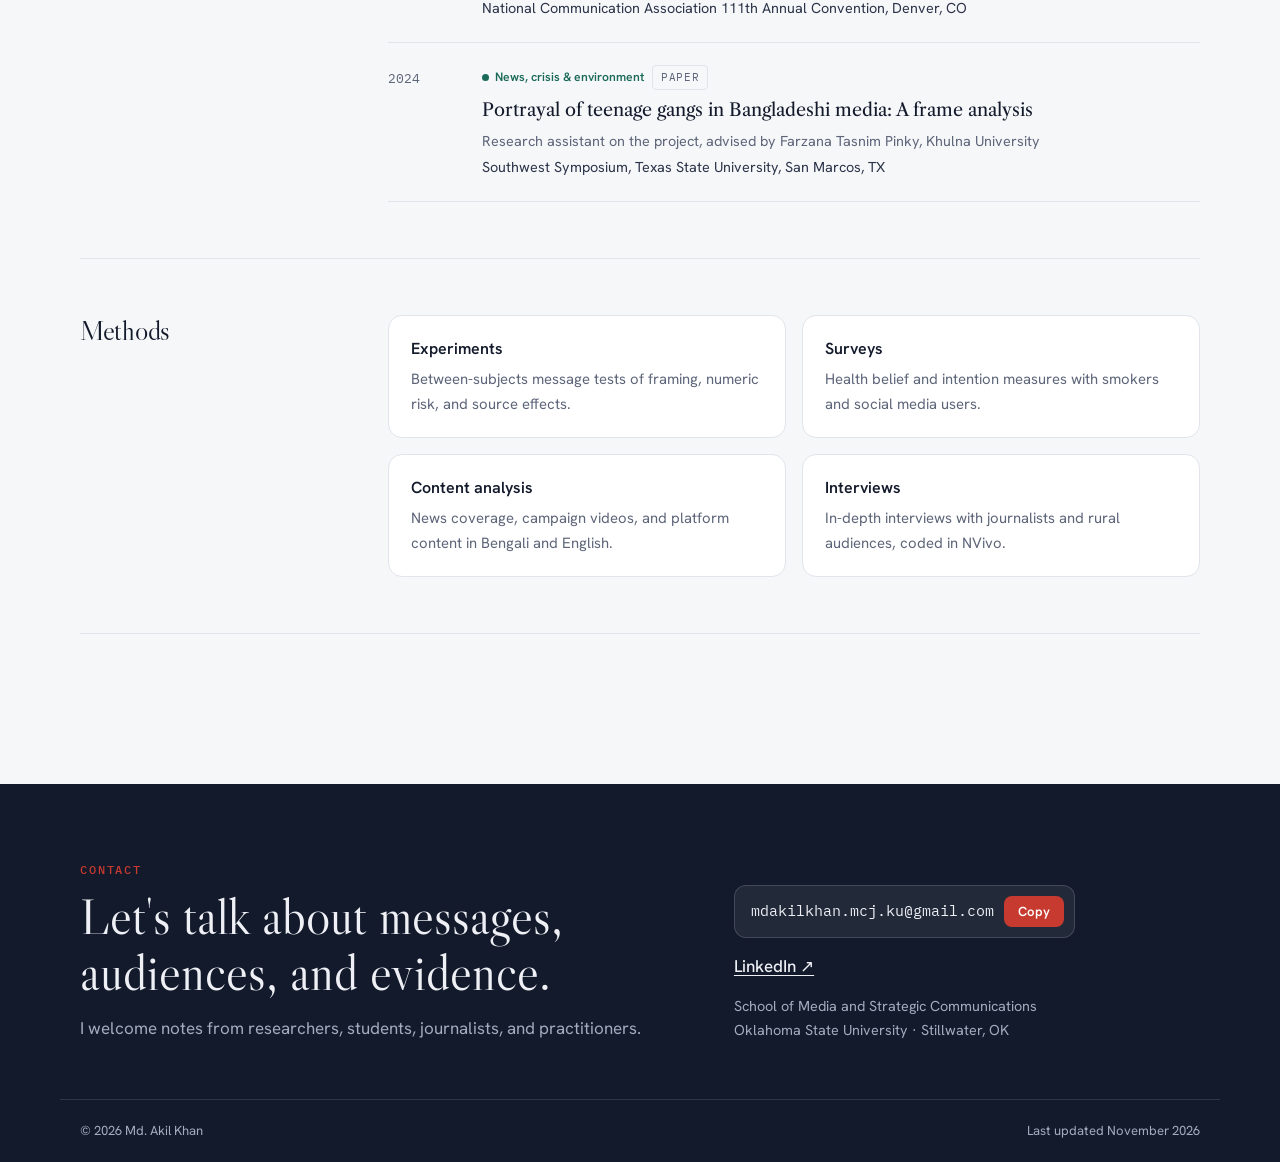
<file: research.html>
<!doctype html>
<html lang="en">
<head>
<meta charset="utf-8">
<meta name="viewport" content="width=device-width, initial-scale=1, viewport-fit=cover">
<title>Research · Md. Akil Khan</title>
<meta name="description" content="Md. Akil Khan, communication scholar at Oklahoma State University: health persuasion, AI and platforms, and journalism in Bangladesh and South Asia.">
<meta property="og:title" content="Research · Md. Akil Khan">
<meta property="og:description" content="Md. Akil Khan, communication scholar at Oklahoma State University: health persuasion, AI and platforms, and journalism in Bangladesh and South Asia.">
<script>try{var t=localStorage.getItem('ak-theme');if(t)document.documentElement.setAttribute('data-theme',t);}catch(e){}</script>
<link rel="preconnect" href="https://fonts.googleapis.com">
<link rel="preconnect" href="https://fonts.gstatic.com" crossorigin>
<link rel="stylesheet" href="https://fonts.googleapis.com/css2?family=Libre+Caslon+Display&family=Libre+Caslon+Text:ital,wght@0,400;0,700;1,400&family=Hanken+Grotesk:wght@400;500;600;700&family=IBM+Plex+Mono:wght@400;500&family=Noto+Serif+Bengali:wght@400;500&display=swap">
<link rel="stylesheet" href="style.css">
</head>
<body data-page="research">
<header class="top"><div class="in top-in">
  <a class="mark" href="index.html"><span class="mk">AK</span><span class="mk-name">Akil Khan</span></a>
  <nav class="nav" aria-label="Main"><a href="research.html" aria-current="page">Research</a><a href="publications.html">Publications</a><a href="teaching.html">Teaching</a><a href="engagement.html">Engagement</a><a href="cv.html">CV</a></nav>
  <button class="theme-btn" id="themeBtn" type="button" aria-label="Switch light or dark theme"><svg viewBox="0 0 24 24" fill="none" stroke="currentColor" stroke-width="1.8" aria-hidden="true"><path d="M20 14.5A8 8 0 0 1 9.5 4a8 8 0 1 0 10.5 10.5z"/></svg></button>
</div></header>
<main class="in">

<header class="page-head"><p class="kicker">Research</p><h1>How messages move people</h1>
<p class="page-sub">My projects ask what makes a message believable, relevant, or worth acting on for a particular audience. Most of them are set in Bangladesh, where I have done fieldwork with smokers, rural social media users, and coastal journalists.</p></header>
<section class="r-theme rt-health">
  <div class="r-side"><span class="tc-dot" aria-hidden="true"></span><h2>Health persuasion</h2><p class="r-count">4 works</p></div>
  <div class="r-main"><p class="lead-sm">Which health messages change beliefs and intentions, and for whom. I test anti-tobacco campaign messages, numeric risk framing in health ads, and the actionable information in health news.</p><ul class="pubs"><li class="pub" data-type="journal" data-theme="health">
  <div class="p-when"><span>2025</span></div>
  <div class="p-body">
    <div class="p-tags"><span class="th th-health">Health persuasion</span><span class="stat s-pub">Published</span></div>
    <p class="p-ttl">Mobilizing information in cancer news: How Bengali and English newspapers deliver actionable health messages in Bangladesh</p>
    <p class="p-au">Biswas, A., <b>Khan, M. A.</b>, Ahammed, K., Ahmed, S., &amp; Nobel, S. K.</p>
    <p class="p-ve"><i>News Research Journal</i></p>
    <div class="p-acts"><a class="act" href="https://doi.org/10.1177/30497841261467320" target="_blank" rel="noopener">Read article ↗</a></div>
  </div>
</li><li class="pub" data-type="conference" data-theme="health">
  <div class="p-when"><span>Nov 2026</span></div>
  <div class="p-body">
    <div class="p-tags"><span class="th th-health">Health persuasion</span><span class="stat s-acc">Accepted</span></div>
    <p class="p-ttl">When campaigns move people: Message presence, health beliefs, and quit intentions in South Asian tobacco control</p>
    <p class="p-au"><b>Khan, M. A.</b>, Biswas, A., Ferdoushi, L., Sultana, N., Khan, R., &amp; Hossain, M. S.</p>
    <p class="p-ve">National Communication Association 112th Annual Convention, New Orleans, LA</p>
    
  </div>
</li><li class="pub" data-type="conference" data-theme="health">
  <div class="p-when"><span>Nov 2026</span></div>
  <div class="p-body">
    <div class="p-tags"><span class="th th-health">Health persuasion</span><span class="stat s-acc">Accepted</span></div>
    <p class="p-ttl">Numbers in movement: Numeric risk framing in health advertising messages, perceived personal relevance, and the role of numeracy</p>
    <p class="p-au"><b>Khan, M. A.</b>, Ferdoushi, L., Sultana, N., &amp; Biswas, A.</p>
    <p class="p-ve">National Communication Association 112th Annual Convention, New Orleans, LA</p>
    
  </div>
</li><li class="pub" data-type="conference" data-theme="health">
  <div class="p-when"><span>2025</span></div>
  <div class="p-body">
    <div class="p-tags"><span class="th th-health">Health persuasion</span><span class="stat">Paper</span></div>
    <p class="p-ttl">Framing health news: A comparative analysis between DC and LDC countries</p>
    <p class="p-au">Pinky, F. T., Biswas, A., Razib, M. H., Sultana, N., <b>Khan, M. A.</b>, &amp; Ahmed, S.</p>
    <p class="p-ve">Canadian Communication Association Conference, Toronto, ON</p>
    
  </div>
</li></ul></div>
</section><section class="r-theme rt-platforms">
  <div class="r-side"><span class="tc-dot" aria-hidden="true"></span><h2>AI, platforms &amp; politics</h2><p class="r-count">5 works</p></div>
  <div class="r-main"><p class="lead-sm">How AI-made content, influencers, and social feeds shape trust, identity, and engagement, from deepfake election videos to AI health characters aimed at rural users.</p><ul class="pubs"><li class="pub" data-type="review" data-theme="platforms">
  <div class="p-when"><span>2026</span></div>
  <div class="p-body">
    <div class="p-tags"><span class="th th-platforms">AI, platforms &amp; politics</span><span class="stat s-rev">Under review</span></div>
    <p class="p-ttl">Breathing through the feed: A pilot study of HRV biofeedback and emotion regulation during exposure to emotionally charged social media content</p>
    <p class="p-au">Biswas, A., Sultana, B. C., Salman, S., Islam, A., <b>Khan, M. A.</b>, &amp; Cooley, S.</p>
    <p class="p-ve"><i>PLOS Mental Health</i></p>
    
  </div>
</li><li class="pub" data-type="conference" data-theme="platforms">
  <div class="p-when"><span>Nov 2026</span></div>
  <div class="p-body">
    <div class="p-tags"><span class="th th-platforms">AI, platforms &amp; politics</span><span class="stat s-acc">Accepted</span></div>
    <p class="p-ttl">Moving through the feed: Rural social media users&#x27; reception of anthropomorphic AI health characters and the movement of health information in Bangladesh</p>
    <p class="p-au"><b>Khan, M. A.</b>, Biswas, A., Sultana, N., &amp; Ferdoushi, L.</p>
    <p class="p-ve">National Communication Association 112th Annual Convention, New Orleans, LA</p>
    
  </div>
</li><li class="pub" data-type="conference" data-theme="platforms">
  <div class="p-when"><span>Mar 2026</span></div>
  <div class="p-body">
    <div class="p-tags"><span class="th th-platforms">AI, platforms &amp; politics</span><span class="stat">Poster</span></div>
    <p class="p-ttl">AI at the ballot: Deepfake campaigns, framing, and voter engagement. Evidence from South Asia</p>
    <p class="p-au">Sakib, S., &amp; <b>Khan, M. A.</b></p>
    <p class="p-ve">Idaho State University Research and Creative Works Symposium, Pocatello, ID</p>
    
  </div>
</li><li class="pub" data-type="conference" data-theme="platforms">
  <div class="p-when"><span>Mar 2026</span></div>
  <div class="p-body">
    <div class="p-tags"><span class="th th-platforms">AI, platforms &amp; politics</span><span class="stat">Paper</span></div>
    <p class="p-ttl">The credibility of social media political influencers and their impact on political consumption: Evidence from Bangladesh</p>
    <p class="p-au">Sakib, S., Sharma, N., Bashar, K., Kabir, M. R., &amp; <b>Khan, M. A.</b></p>
    <p class="p-ve">AEJMC Midwinter Conference, Norman, OK</p>
    
  </div>
</li><li class="pub" data-type="conference" data-theme="platforms">
  <div class="p-when"><span>Mar 2026</span></div>
  <div class="p-body">
    <div class="p-tags"><span class="th th-platforms">AI, platforms &amp; politics</span><span class="stat">Paper</span></div>
    <p class="p-ttl">From self-branding to belonging: Political identity formation and narrative framing on social media</p>
    <p class="p-au">Kabir, M. R., Hasan, R., &amp; <b>Khan, M. A.</b></p>
    <p class="p-ve">AEJMC Midwinter Conference, Norman, OK</p>
    
  </div>
</li></ul></div>
</section><section class="r-theme rt-news">
  <div class="r-side"><span class="tc-dot" aria-hidden="true"></span><h2>News, crisis &amp; environment</h2><p class="r-count">4 works</p></div>
  <div class="r-main"><p class="lead-sm">How journalists work under constraint and how organizations speak to the public in a crisis, with a focus on environmental reporting in coastal Bangladesh.</p><ul class="pubs"><li class="pub" data-type="journal" data-theme="news">
  <div class="p-when"><span>2026</span></div>
  <div class="p-body">
    <div class="p-tags"><span class="th th-news">News, crisis &amp; environment</span><span class="stat s-pub">Published</span></div>
    <p class="p-ttl">Environmental journalism under constraint: Literacy, normative pressures, and institutional gaps in Bangladesh</p>
    <p class="p-au"><b>Khan, M. A.</b>, Islam, M. S., &amp; Biswas, A.</p>
    <p class="p-ve"><i>Journalism Practice</i></p>
    <div class="p-acts"><a class="act" href="https://doi.org/10.1080/17512786.2026.2703611" target="_blank" rel="noopener">Read article ↗</a></div>
  </div>
</li><li class="pub" data-type="review" data-theme="news">
  <div class="p-when"><span>2026</span></div>
  <div class="p-body">
    <div class="p-tags"><span class="th th-news">News, crisis &amp; environment</span><span class="stat s-rev">Under review</span></div>
    <p class="p-ttl">Comments on vs off: How audiences evaluate corporate crisis apologies on social media</p>
    <p class="p-au"><b>Khan, M. A.</b>, Tomal, M. M. H., &amp; Islam, M.</p>
    <p class="p-ve"><i>Corporate Communications: An International Journal</i></p>
    
  </div>
</li><li class="pub" data-type="conference" data-theme="news">
  <div class="p-when"><span>Nov 2025</span></div>
  <div class="p-body">
    <div class="p-tags"><span class="th th-news">News, crisis &amp; environment</span><span class="stat">Paper</span></div>
    <p class="p-ttl">The state of environmental journalism in Bangladesh: Exploring journalists&#x27; literacy, challenges, and potential solutions</p>
    <p class="p-au"><b>Khan, M. A.</b>, Islam, M. S., &amp; Biswas, A.</p>
    <p class="p-ve">National Communication Association 111th Annual Convention, Denver, CO</p>
    
  </div>
</li><li class="pub" data-type="conference" data-theme="news">
  <div class="p-when"><span>2024</span></div>
  <div class="p-body">
    <div class="p-tags"><span class="th th-news">News, crisis &amp; environment</span><span class="stat">Paper</span></div>
    <p class="p-ttl">Portrayal of teenage gangs in Bangladeshi media: A frame analysis</p>
    <p class="p-au">Research assistant on the project, advised by Farzana Tasnim Pinky, Khulna University</p>
    <p class="p-ve">Southwest Symposium, Texas State University, San Marcos, TX</p>
    
  </div>
</li></ul></div>
</section>
<section class="methods">
  <div class="r-side"><h2>Methods</h2></div>
  <div class="r-main m-grid">
    <div><h3>Experiments</h3><p>Between-subjects message tests of framing, numeric risk, and source effects.</p></div>
    <div><h3>Surveys</h3><p>Health belief and intention measures with smokers and social media users.</p></div>
    <div><h3>Content analysis</h3><p>News coverage, campaign videos, and platform content in Bengali and English.</p></div>
    <div><h3>Interviews</h3><p>In-depth interviews with journalists and rural audiences, coded in NVivo.</p></div>
  </div>
</section>

</main>
<footer class="foot" id="contact"><div class="in foot-in">
  <div class="f-call"><p class="kicker">Contact</p><p class="f-big">Let's talk about messages, audiences, and evidence.</p>
    <p class="f-sub">I welcome notes from researchers, students, journalists, and practitioners.</p></div>
  <div class="f-links">
    <div class="mail-row"><code id="email">mdakilkhan.mcj.ku@gmail.com</code><button class="copy" id="copyBtn" type="button">Copy</button></div>
    <a href="https://www.linkedin.com/in/mdakilkhan01/" target="_blank" rel="noopener">LinkedIn ↗</a>
    <p class="addr">School of Media and Strategic Communications<br>Oklahoma State University · Stillwater, OK</p>
  </div>
</div>
<div class="in f-base"><span>© 2026 Md. Akil Khan</span><span>Last updated November 2026</span></div></footer>
<script src="site.js"></script>
</body>
</html>
</file>
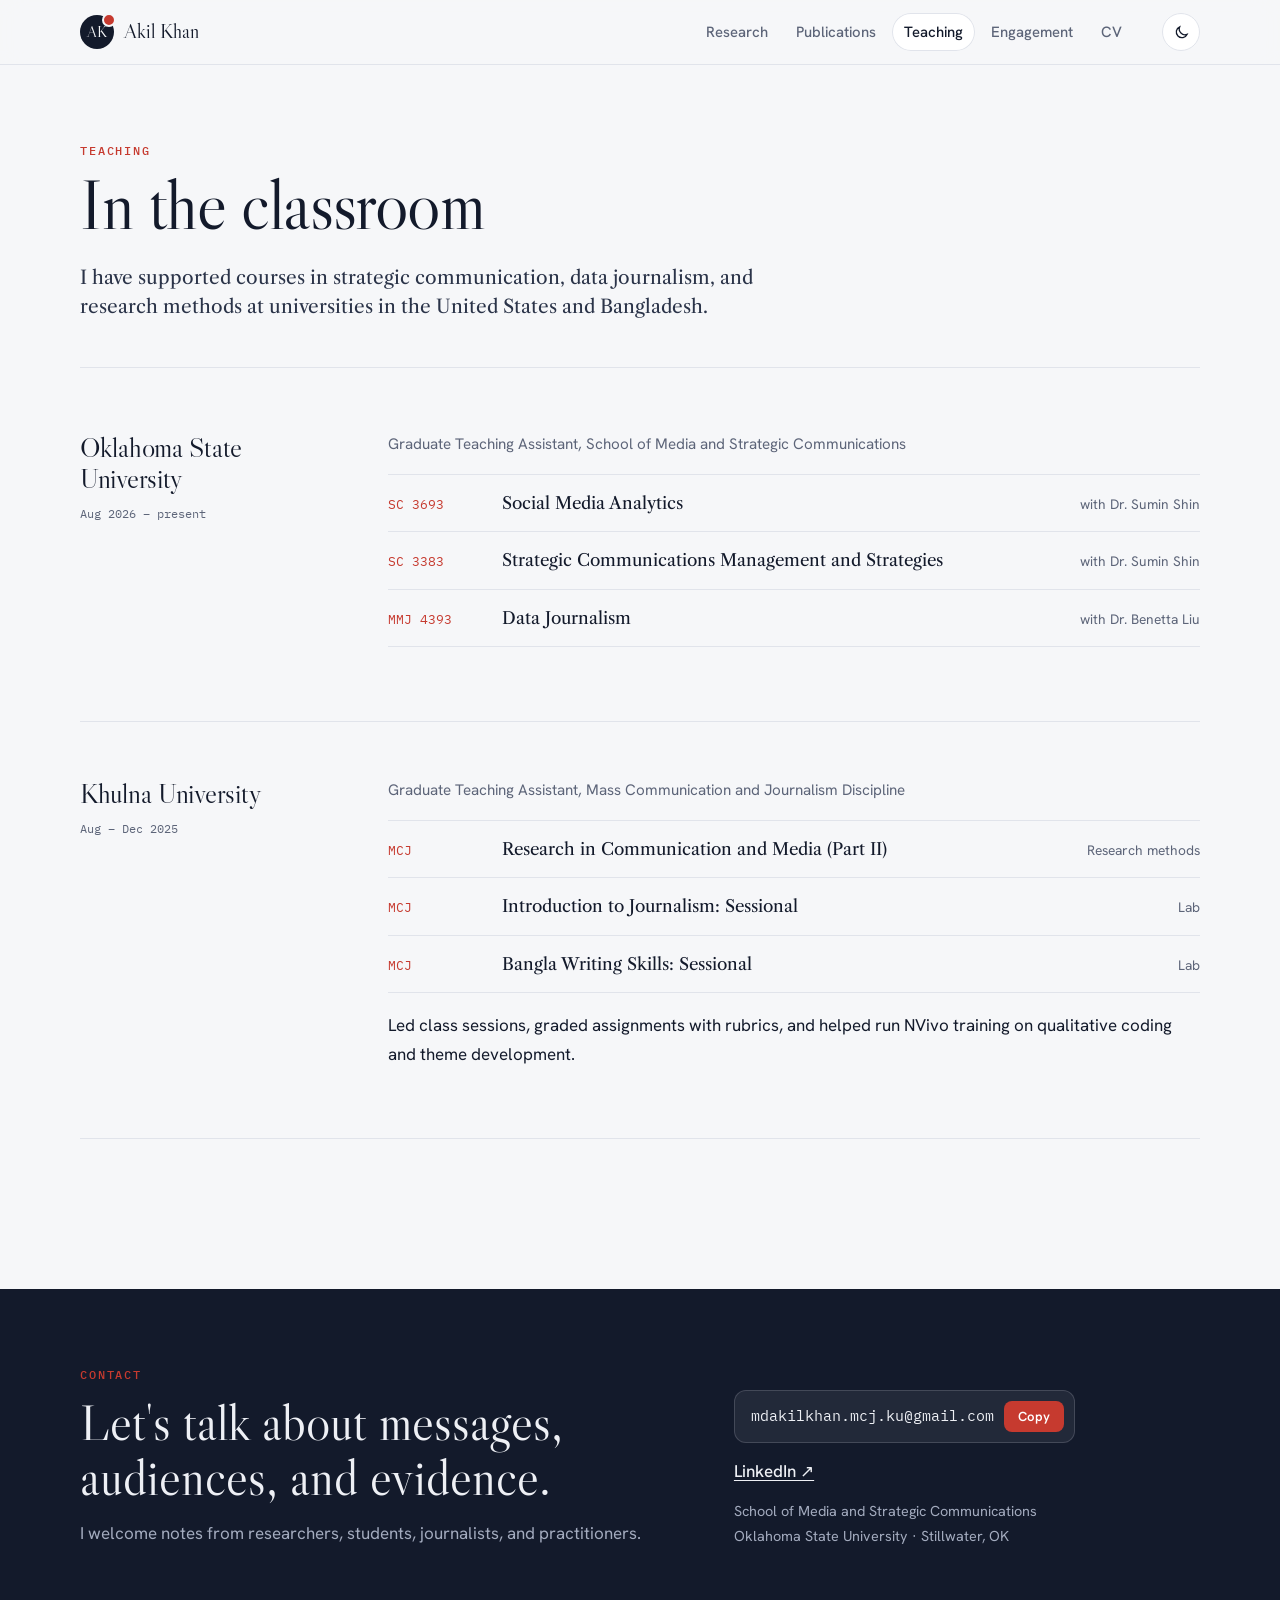
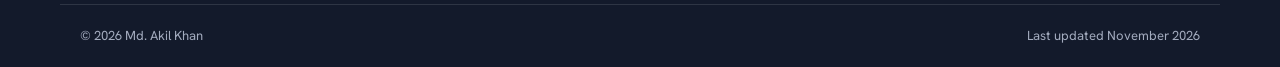
<file: teaching.html>
<!doctype html>
<html lang="en">
<head>
<meta charset="utf-8">
<meta name="viewport" content="width=device-width, initial-scale=1, viewport-fit=cover">
<title>Teaching · Md. Akil Khan</title>
<meta name="description" content="Md. Akil Khan, communication scholar at Oklahoma State University: health persuasion, AI and platforms, and journalism in Bangladesh and South Asia.">
<meta property="og:title" content="Teaching · Md. Akil Khan">
<meta property="og:description" content="Md. Akil Khan, communication scholar at Oklahoma State University: health persuasion, AI and platforms, and journalism in Bangladesh and South Asia.">
<script>try{var t=localStorage.getItem('ak-theme');if(t)document.documentElement.setAttribute('data-theme',t);}catch(e){}</script>
<link rel="preconnect" href="https://fonts.googleapis.com">
<link rel="preconnect" href="https://fonts.gstatic.com" crossorigin>
<link rel="stylesheet" href="https://fonts.googleapis.com/css2?family=Libre+Caslon+Display&family=Libre+Caslon+Text:ital,wght@0,400;0,700;1,400&family=Hanken+Grotesk:wght@400;500;600;700&family=IBM+Plex+Mono:wght@400;500&family=Noto+Serif+Bengali:wght@400;500&display=swap">
<link rel="stylesheet" href="style.css">
</head>
<body data-page="teaching">
<header class="top"><div class="in top-in">
  <a class="mark" href="index.html"><span class="mk">AK</span><span class="mk-name">Akil Khan</span></a>
  <nav class="nav" aria-label="Main"><a href="research.html">Research</a><a href="publications.html">Publications</a><a href="teaching.html" aria-current="page">Teaching</a><a href="engagement.html">Engagement</a><a href="cv.html">CV</a></nav>
  <button class="theme-btn" id="themeBtn" type="button" aria-label="Switch light or dark theme"><svg viewBox="0 0 24 24" fill="none" stroke="currentColor" stroke-width="1.8" aria-hidden="true"><path d="M20 14.5A8 8 0 0 1 9.5 4a8 8 0 1 0 10.5 10.5z"/></svg></button>
</div></header>
<main class="in">

<header class="page-head"><p class="kicker">Teaching</p><h1>In the classroom</h1>
<p class="page-sub">I have supported courses in strategic communication, data journalism, and research methods at universities in the United States and Bangladesh.</p></header>
<section class="course-block">
  <div class="r-side"><h2>Oklahoma State University</h2><p class="r-count">Aug 2026 – present</p></div>
  <div class="r-main">
    <p class="role">Graduate Teaching Assistant, School of Media and Strategic Communications</p>
    <ul class="courses">
      <li><span class="code">SC 3693</span><span class="cn">Social Media Analytics</span><span class="ci">with Dr. Sumin Shin</span></li>
      <li><span class="code">SC 3383</span><span class="cn">Strategic Communications Management and Strategies</span><span class="ci">with Dr. Sumin Shin</span></li>
      <li><span class="code">MMJ 4393</span><span class="cn">Data Journalism</span><span class="ci">with Dr. Benetta Liu</span></li>
    </ul>
  </div>
</section>
<section class="course-block">
  <div class="r-side"><h2>Khulna University</h2><p class="r-count">Aug – Dec 2025</p></div>
  <div class="r-main">
    <p class="role">Graduate Teaching Assistant, Mass Communication and Journalism Discipline</p>
    <ul class="courses">
      <li><span class="code">MCJ</span><span class="cn">Research in Communication and Media (Part II)</span><span class="ci">Research methods</span></li>
      <li><span class="code">MCJ</span><span class="cn">Introduction to Journalism: Sessional</span><span class="ci">Lab</span></li>
      <li><span class="code">MCJ</span><span class="cn">Bangla Writing Skills: Sessional</span><span class="ci">Lab</span></li>
    </ul>
    <p>Led class sessions, graded assignments with rubrics, and helped run NVivo training on qualitative coding and theme development.</p>
  </div>
</section>

</main>
<footer class="foot" id="contact"><div class="in foot-in">
  <div class="f-call"><p class="kicker">Contact</p><p class="f-big">Let's talk about messages, audiences, and evidence.</p>
    <p class="f-sub">I welcome notes from researchers, students, journalists, and practitioners.</p></div>
  <div class="f-links">
    <div class="mail-row"><code id="email">mdakilkhan.mcj.ku@gmail.com</code><button class="copy" id="copyBtn" type="button">Copy</button></div>
    <a href="https://www.linkedin.com/in/mdakilkhan01/" target="_blank" rel="noopener">LinkedIn ↗</a>
    <p class="addr">School of Media and Strategic Communications<br>Oklahoma State University · Stillwater, OK</p>
  </div>
</div>
<div class="in f-base"><span>© 2026 Md. Akil Khan</span><span>Last updated November 2026</span></div></footer>
<script src="site.js"></script>
</body>
</html>
</file>
<file: style.css>
/* Layout: slim sticky masthead → home hero (statement left, live diffusion network right) → about with portrait → theme cards → papers + news split → contact footer. Inner pages use a 240px label rail beside a reading column. */
:root {
  --bg: #f6f7f9;
  --surface: #ffffff;
  --ink: #131a2b;
  --ink-2: #2b3449;
  --muted: #5d6579;
  --line: #e1e4eb;
  --accent: #c63a2f;
  --accent-soft: #fbe8e5;
  --health: #c63a2f;
  --platforms: #3b4aa3;
  --news: #1b6a59;
  --foot: #131a2b;
  --foot-ink: #eef0f5;
  --foot-muted: #a3abbe;
  --f-display: "Libre Caslon Display", "Libre Caslon Text", Georgia, serif;
  --f-serif: "Libre Caslon Text", Georgia, "Times New Roman", serif;
  --f-body: "Hanken Grotesk", system-ui, -apple-system, "Segoe UI", sans-serif;
  --f-mono: "IBM Plex Mono", ui-monospace, Menlo, Consolas, monospace;
  --f-bn: "Noto Serif Bengali", "Nirmala UI", serif;
  --r: 14px;
}
@media (prefers-color-scheme: dark) {
  :root:not([data-theme="light"]) {
    --bg: #0c111d; --surface: #131a2a; --ink: #e9ecf3; --ink-2: #c8cddb; --muted: #98a1b7; --line: #222b40;
    --accent: #ff6b5e; --accent-soft: #2d1a1f; --health: #ff7d70; --platforms: #93a0ff; --news: #5ccaa8;
    --foot: #070b14; --foot-ink: #e9ecf3; --foot-muted: #98a1b7; color-scheme: dark;
  }
}
:root[data-theme="dark"] {
  --bg: #0c111d; --surface: #131a2a; --ink: #e9ecf3; --ink-2: #c8cddb; --muted: #98a1b7; --line: #222b40;
  --accent: #ff6b5e; --accent-soft: #2d1a1f; --health: #ff7d70; --platforms: #93a0ff; --news: #5ccaa8;
  --foot: #070b14; --foot-ink: #e9ecf3; --foot-muted: #98a1b7; color-scheme: dark;
}

* { box-sizing: border-box; }
html { scroll-behavior: smooth; }
@media (prefers-reduced-motion: reduce) { html { scroll-behavior: auto; } * { transition: none !important; animation: none !important; } }
body { margin: 0; background: var(--bg); color: var(--ink); font-family: var(--f-body); font-size: 17px; line-height: 1.68; -webkit-font-smoothing: antialiased; text-rendering: optimizeLegibility; }
body::before { content: ""; position: fixed; inset: 0 0 auto; height: env(safe-area-inset-top, 0px); z-index: 30; background: var(--bg); }
a { color: var(--accent); text-decoration-thickness: 1px; text-underline-offset: 3px; }
a:hover { text-decoration-thickness: 2px; }
:focus-visible { outline: 2px solid var(--accent); outline-offset: 3px; border-radius: 4px; }
p { margin: 0 0 14px; }
.in { max-width: 1160px; margin: 0 auto; padding-left: max(20px, env(safe-area-inset-left, 0px)); padding-right: max(20px, env(safe-area-inset-right, 0px)); }
.mono { font-family: var(--f-mono); }
.kicker { font-family: var(--f-mono); font-size: .72rem; font-weight: 500; letter-spacing: .16em; text-transform: uppercase; color: var(--accent); margin: 0 0 10px; }

/* masthead */
.top { position: sticky; top: env(safe-area-inset-top, 0px); z-index: 20; background: color-mix(in srgb, var(--bg) 86%, transparent); backdrop-filter: saturate(1.4) blur(12px); -webkit-backdrop-filter: saturate(1.4) blur(12px); border-bottom: 1px solid var(--line); }
.top-in { display: flex; align-items: center; gap: 28px; height: 64px; }
.mark { display: flex; align-items: center; gap: 10px; text-decoration: none; color: var(--ink); flex-shrink: 0; }
.mk { width: 34px; height: 34px; border-radius: 50%; display: grid; place-items: center; background: var(--ink); color: var(--bg); font-family: var(--f-display); font-size: .95rem; letter-spacing: .02em; position: relative; }
.mk::after { content: ""; position: absolute; right: -2px; top: -2px; width: 10px; height: 10px; border-radius: 50%; background: var(--accent); border: 2px solid var(--bg); }
.mk-name { font-family: var(--f-display); font-size: 1.25rem; }
.nav { display: flex; gap: 4px; margin-left: auto; overflow-x: auto; scrollbar-width: none; }
.nav::-webkit-scrollbar { display: none; }
.nav a { color: var(--muted); text-decoration: none; font-size: .93rem; font-weight: 500; padding: 7px 12px; border-radius: 999px; white-space: nowrap; transition: color .2s, background .2s; }
.nav a:hover { color: var(--ink); background: var(--surface); }
.nav a[aria-current="page"] { color: var(--ink); background: var(--surface); box-shadow: inset 0 0 0 1px var(--line); }
.theme-btn { flex-shrink: 0; width: 38px; height: 38px; border-radius: 50%; border: 1px solid var(--line); background: var(--surface); color: var(--ink); display: grid; place-items: center; cursor: pointer; }
.theme-btn svg { width: 17px; height: 17px; }
.theme-btn:hover { border-color: var(--accent); color: var(--accent); }

main { padding-block: 0 40px; }
main > .view > section, main > section { margin-top: 104px; }
main > .view > section:first-child, main > section:first-child, main > .view > header:first-child, main > header:first-child { margin-top: 0; }

/* buttons */
.btn { display: inline-flex; align-items: center; gap: 9px; font: 600 .92rem var(--f-body); text-decoration: none; color: var(--ink); background: var(--surface); border: 1px solid var(--line); padding: 10px 18px; border-radius: 999px; transition: transform .2s, border-color .2s; }
.btn svg { width: 17px; height: 17px; }
.btn:hover { border-color: var(--ink); transform: translateY(-1px); }
.btn.solid { background: var(--ink); color: var(--bg); border-color: var(--ink); }
.btn.big { padding: 13px 24px; font-size: 1rem; }

/* hero */
.hero { display: grid; grid-template-columns: minmax(0, 1.05fr) minmax(0, 1fr); gap: 56px; align-items: center; padding-top: 72px; }
.eyebrow { font-family: var(--f-mono); font-size: .76rem; letter-spacing: .14em; text-transform: uppercase; color: var(--muted); margin: 0 0 26px; display: flex; align-items: center; gap: 12px; }
.eyebrow::before { content: ""; width: 9px; height: 9px; border-radius: 50%; background: var(--accent); box-shadow: 0 0 0 5px var(--accent-soft); }
.hero h1 { font-family: var(--f-display); font-weight: 400; font-size: clamp(2.9rem, 6.6vw, 5.4rem); line-height: .98; letter-spacing: -.02em; margin: 0 0 30px; display: flex; flex-direction: column; gap: 14px; }
.bn { font-family: var(--f-bn); font-size: .3em; letter-spacing: 0; color: var(--muted); line-height: 1.3; }
.thesis { font-family: var(--f-serif); font-size: clamp(1.3rem, 2.3vw, 1.7rem); line-height: 1.4; color: var(--ink); max-width: 24em; margin: 0 0 16px; }
.hero-sub { color: var(--muted); font-size: 1.04rem; max-width: 36em; margin: 0 0 32px; }
.hero-links { display: flex; flex-wrap: wrap; gap: 10px; }

.net-wrap { margin: 0; background: var(--surface); border: 1px solid var(--line); border-radius: 22px; overflow: hidden; display: flex; flex-direction: column; }
#net { display: block; width: 100%; aspect-ratio: 1 / .92; max-width: 100%; cursor: crosshair; touch-action: manipulation; }
.net-wrap figcaption { display: flex; flex-wrap: wrap; justify-content: space-between; gap: 6px 16px; padding: 14px 18px; border-top: 1px solid var(--line); font-size: .82rem; color: var(--muted); }
.net-wrap figcaption .mono { font-size: .74rem; color: var(--ink-2); font-variant-numeric: tabular-nums; }
.net-wrap figcaption span:nth-child(2) { order: 3; flex-basis: 100%; }

/* about */
.about { display: grid; grid-template-columns: 300px minmax(0, 1fr); gap: 64px; align-items: start; padding-top: 104px; border-top: 1px solid var(--line); margin-top: 96px !important; }
.portrait { position: relative; aspect-ratio: 4 / 5; max-width: 100%; border-radius: 160px 160px var(--r) var(--r); overflow: hidden; background: linear-gradient(165deg, var(--accent-soft), var(--surface)); border: 1px solid var(--line); display: grid; place-items: center; }
.portrait span { font-family: var(--f-display); font-size: 5rem; color: var(--accent); }
.portrait img { position: absolute; inset: 0; width: 100%; height: 100%; object-fit: cover; }
.about-text { min-width: 0; }
.lead { font-family: var(--f-serif); font-size: clamp(1.45rem, 2.6vw, 1.95rem); line-height: 1.3; margin: 0 0 22px; max-width: 22em; text-wrap: balance; }
.about-text > p:not(.lead):not(.kicker) { max-width: 64ch; color: var(--ink-2); }
.facts { display: grid; grid-template-columns: repeat(4, minmax(0, 1fr)); gap: 18px; margin: 30px 0 0; padding-top: 22px; border-top: 1px solid var(--line); }
.facts dt { font-family: var(--f-mono); font-size: .68rem; letter-spacing: .14em; text-transform: uppercase; color: var(--muted); margin-bottom: 4px; }
.facts dd { margin: 0; font-size: .92rem; line-height: 1.45; }

/* section heads */
.sec-head { display: flex; align-items: baseline; flex-wrap: wrap; gap: 6px 18px; margin-bottom: 28px; }
.sec-head .kicker { flex-basis: 100%; margin: 0; }
h2 { font-family: var(--f-display); font-weight: 400; font-size: clamp(1.9rem, 3.4vw, 2.6rem); line-height: 1.1; letter-spacing: -.01em; margin: 0; text-wrap: balance; }
.more { margin-left: auto; font-weight: 600; font-size: .92rem; text-decoration: none; }

/* theme cards */
.themes { display: grid; grid-template-columns: repeat(3, minmax(0, 1fr)); gap: 18px; }
.theme-card { --c: var(--accent); position: relative; display: flex; flex-direction: column; gap: 12px; padding: 28px 26px 24px; background: var(--surface); border: 1px solid var(--line); border-radius: var(--r); color: var(--ink); text-decoration: none; overflow: hidden; transition: transform .25s, border-color .25s, box-shadow .25s; }
.tc-health, .rt-health { --c: var(--health); }
.tc-platforms, .rt-platforms { --c: var(--platforms); }
.tc-news, .rt-news { --c: var(--news); }
.theme-card::before { content: ""; position: absolute; inset: 0 0 auto; height: 4px; background: var(--c); transform: scaleX(.18); transform-origin: left; transition: transform .35s ease; }
.theme-card:hover { transform: translateY(-4px); border-color: color-mix(in srgb, var(--c) 45%, var(--line)); box-shadow: 0 14px 34px -18px color-mix(in srgb, var(--c) 60%, transparent); }
.theme-card:hover::before { transform: scaleX(1); }
.tc-dot { width: 14px; height: 14px; border-radius: 50%; background: var(--c); box-shadow: 0 0 0 5px color-mix(in srgb, var(--c) 16%, transparent); display: inline-block; }
.theme-card h3 { font-family: var(--f-display); font-weight: 400; font-size: 1.55rem; line-height: 1.15; margin: 4px 0 0; }
.theme-card p { color: var(--muted); font-size: .95rem; margin: 0; }
.tc-n { margin-top: auto; padding-top: 10px; font-family: var(--f-mono); font-size: .74rem; color: var(--c); }

/* papers */
.split { display: grid; grid-template-columns: minmax(0, 1.55fr) minmax(0, 1fr); gap: 56px; align-items: start; }
.split > div, .split > aside { min-width: 0; }
.pubs { list-style: none; margin: 0; padding: 0; }
.pub { display: grid; grid-template-columns: 74px minmax(0, 1fr); gap: 20px; padding: 22px 0; border-top: 1px solid var(--line); }
.pubs .pub:last-child { border-bottom: 1px solid var(--line); }
.p-when span { font-family: var(--f-mono); font-size: .8rem; color: var(--muted); font-variant-numeric: tabular-nums; display: block; padding-top: 3px; }
.p-body { min-width: 0; }
.p-tags { display: flex; flex-wrap: wrap; gap: 8px; margin-bottom: 8px; }
.th { --c: var(--accent); display: inline-flex; align-items: center; gap: 6px; font-size: .76rem; font-weight: 600; color: var(--c); }
.th::before { content: ""; width: 7px; height: 7px; border-radius: 50%; background: var(--c); }
.th-health { --c: var(--health); } .th-platforms { --c: var(--platforms); } .th-news { --c: var(--news); }
.stat { font-family: var(--f-mono); font-size: .68rem; letter-spacing: .06em; text-transform: uppercase; padding: 2px 8px; border-radius: 4px; color: var(--muted); border: 1px solid var(--line); }
.stat.s-pub { background: var(--ink); color: var(--bg); border-color: var(--ink); }
.stat.s-acc { color: var(--accent); border-color: color-mix(in srgb, var(--accent) 50%, var(--line)); background: var(--accent-soft); }
.stat.s-rev { color: var(--ink-2); border-style: dashed; }
.p-ttl { font-family: var(--f-serif); font-size: 1.12rem; line-height: 1.42; margin: 0 0 6px; color: var(--ink); }
.p-au { font-size: .9rem; color: var(--muted); margin: 0 0 2px; }
.p-au b { color: var(--ink); font-weight: 600; }
.p-ve { font-size: .9rem; color: var(--ink-2); margin: 0; }
.p-acts { display: flex; flex-wrap: wrap; gap: 8px; margin-top: 12px; }
.act { font: 600 .82rem var(--f-body); color: var(--ink); text-decoration: none; background: var(--bg); border: 1px solid var(--line); border-radius: 999px; padding: 5px 13px; cursor: pointer; }
.act:hover { border-color: var(--accent); color: var(--accent); }
.act.done { background: var(--ink); border-color: var(--ink); color: var(--bg); }

/* news */
.news { background: var(--surface); border: 1px solid var(--line); border-radius: var(--r); padding: 28px 28px 10px; }
.news h2 { font-size: 1.8rem; }
.news .sec-head { margin-bottom: 14px; }
.news-list { list-style: none; margin: 0; padding: 0; position: relative; }
.news-list li { position: relative; padding: 0 0 20px 22px; border-left: 1px solid var(--line); }
.news-list li:last-child { border-left-color: transparent; }
.news-list li::before { content: ""; position: absolute; left: -5px; top: 6px; width: 9px; height: 9px; border-radius: 50%; background: var(--surface); border: 2px solid var(--accent); }
.news-list li:first-child::before { background: var(--accent); }
.news-list time { font-family: var(--f-mono); font-size: .74rem; color: var(--accent); display: block; }
.news-list p { margin: 2px 0 0; font-size: .94rem; line-height: 1.5; }

/* inner pages */
.page-head { padding-top: 76px; padding-bottom: 46px; border-bottom: 1px solid var(--line); margin-bottom: 8px; }
.page-head h1 { font-family: var(--f-display); font-weight: 400; font-size: clamp(2.6rem, 6vw, 4.4rem); line-height: 1; letter-spacing: -.02em; margin: 0 0 22px; text-wrap: balance; }
.page-sub { font-family: var(--f-serif); font-size: 1.18rem; line-height: 1.55; color: var(--ink-2); max-width: 40em; margin: 0; }
.cv-head { display: flex; align-items: flex-end; justify-content: space-between; gap: 28px; flex-wrap: wrap; }

.r-theme, .methods, .course-block { display: grid; grid-template-columns: 260px minmax(0, 1fr); gap: 48px; padding-block: 56px; border-bottom: 1px solid var(--line); margin-top: 0 !important; }
.r-side { min-width: 0; }
.r-side h2 { font-size: 1.75rem; margin-top: 12px; }
.methods .r-side h2, .course-block .r-side h2 { margin-top: 0; }
.r-count { font-family: var(--f-mono); font-size: .76rem; color: var(--muted); margin: 10px 0 0; }
.r-theme .r-count { color: var(--c); }
.r-main { min-width: 0; }
.lead-sm { font-family: var(--f-serif); font-size: 1.15rem; line-height: 1.55; color: var(--ink-2); max-width: 40em; margin: 0 0 18px; }
.m-grid { display: grid; grid-template-columns: repeat(2, minmax(0, 1fr)); gap: 16px; }
.m-grid > div { background: var(--surface); border: 1px solid var(--line); border-radius: var(--r); padding: 20px 22px; }
.m-grid h3 { margin: 0 0 4px; font-size: 1rem; font-weight: 600; }
.m-grid p { margin: 0; font-size: .93rem; color: var(--muted); }

.chips { display: flex; flex-wrap: wrap; gap: 8px; padding-top: 28px; }
.chip { font: 500 .9rem var(--f-body); color: var(--ink-2); background: var(--surface); border: 1px solid var(--line); border-radius: 999px; padding: 8px 16px; cursor: pointer; display: inline-flex; gap: 8px; align-items: center; }
.chip em { font-style: normal; font-family: var(--f-mono); font-size: .74rem; color: var(--muted); }
.chip:hover { border-color: var(--ink); }
.chip[aria-pressed="true"] { background: var(--ink); color: var(--bg); border-color: var(--ink); }
.chip[aria-pressed="true"] em { color: var(--bg); opacity: .75; }
.pgroup { margin-top: 52px !important; }
.pgroup h2 { font-size: 1.6rem; margin-bottom: 14px; }

.role { color: var(--muted); font-size: .95rem; margin: 0 0 16px; }
.courses { list-style: none; margin: 0 0 18px; padding: 0; }
.courses li { display: grid; grid-template-columns: 96px minmax(0, 1fr) auto; gap: 18px; align-items: baseline; padding: 14px 0; border-top: 1px solid var(--line); }
.courses li:last-child { border-bottom: 1px solid var(--line); }
.code { font-family: var(--f-mono); font-size: .8rem; color: var(--accent); }
.cn { font-family: var(--f-serif); font-size: 1.06rem; }
.ci { font-size: .86rem; color: var(--muted); text-align: right; }

.rows { list-style: none; margin: 0; padding: 0; }
.rows li { display: grid; grid-template-columns: 120px minmax(0, 1fr); gap: 20px; padding: 14px 0; border-top: 1px solid var(--line); font-size: .98rem; }
.rows li:last-child { border-bottom: 1px solid var(--line); }
.rows time { font-family: var(--f-mono); font-size: .78rem; color: var(--muted); padding-top: 3px; font-variant-numeric: tabular-nums; }
.rows span { min-width: 0; }
.rows b { font-weight: 600; }
.rows small { display: block; color: var(--muted); font-size: .88rem; }

.proj-grid { display: grid; grid-template-columns: repeat(3, minmax(0, 1fr)); gap: 18px; padding-block: 56px; border-bottom: 1px solid var(--line); margin-top: 0 !important; }
.proj { background: var(--surface); border: 1px solid var(--line); border-radius: var(--r); padding: 26px; display: flex; flex-direction: column; gap: 10px; }
.proj .pk { font-family: var(--f-mono); font-size: .72rem; color: var(--muted); margin: 0; letter-spacing: .02em; }
.proj h2 { font-size: 1.7rem; }
.proj p { font-size: .95rem; color: var(--ink-2); margin: 0; }
.proj .fig { margin-top: auto; padding-top: 16px; border-top: 1px dashed var(--line); color: var(--muted); font-size: .86rem; }
.proj .fig b { display: block; font-family: var(--f-display); font-weight: 400; font-size: 2rem; line-height: 1.1; color: var(--accent); font-variant-numeric: tabular-nums; }

/* footer */
.foot { background: var(--foot); color: var(--foot-ink); margin-top: 110px; scroll-margin-top: 64px; }
.foot-in { display: grid; grid-template-columns: minmax(0, 1.3fr) minmax(0, 1fr); gap: 48px; padding-block: 76px 56px; align-items: end; }
.foot .kicker { color: var(--accent); }
.f-big { font-family: var(--f-display); font-size: clamp(2rem, 4.2vw, 3.2rem); line-height: 1.08; margin: 0 0 14px; max-width: 14em; text-wrap: balance; }
.f-sub { color: var(--foot-muted); margin: 0; }
.f-links { display: flex; flex-direction: column; gap: 14px; align-items: flex-start; min-width: 0; }
.f-links a { color: var(--foot-ink); font-weight: 500; }
.mail-row { display: flex; align-items: center; gap: 10px; flex-wrap: wrap; max-width: 100%; background: color-mix(in srgb, var(--foot-ink) 7%, transparent); border: 1px solid color-mix(in srgb, var(--foot-ink) 16%, transparent); border-radius: 12px; padding: 10px 10px 10px 16px; }
.mail-row code { font-family: var(--f-mono); font-size: .92rem; color: var(--foot-ink); user-select: all; word-break: break-all; }
.copy { font: 600 .82rem var(--f-body); color: #fff; background: var(--accent); border: 0; border-radius: 8px; padding: 7px 14px; cursor: pointer; }
.addr { color: var(--foot-muted); font-size: .9rem; margin: 0; }
.f-base { display: flex; justify-content: space-between; flex-wrap: wrap; gap: 10px; padding-block: 20px; border-top: 1px solid color-mix(in srgb, var(--foot-ink) 12%, transparent); color: var(--foot-muted); font-size: .82rem; }

/* gentle entrance */
@keyframes rise { from { opacity: .001; transform: translateY(14px); } to { opacity: 1; transform: none; } }
.hero-text > * { animation: rise .7s cubic-bezier(.2,.7,.2,1) both; }
.hero-text > *:nth-child(2) { animation-delay: .06s; } .hero-text > *:nth-child(3) { animation-delay: .12s; }
.hero-text > *:nth-child(4) { animation-delay: .18s; } .hero-text > *:nth-child(5) { animation-delay: .24s; }

@media (max-width: 980px) {
  .hero { grid-template-columns: minmax(0, 1fr); gap: 40px; padding-top: 48px; }
  .themes, .proj-grid { grid-template-columns: minmax(0, 1fr); }
  .split { grid-template-columns: minmax(0, 1fr); }
  .about { grid-template-columns: 220px minmax(0, 1fr); gap: 40px; }
  .facts { grid-template-columns: repeat(2, minmax(0, 1fr)); }
}
@media (max-width: 720px) {
  body { font-size: 16.5px; }
  .top-in { gap: 12px; height: 58px; }
  .mk-name { display: none; }
  .nav a { padding: 6px 9px; font-size: .88rem; }
  main > .view > section, main > section { margin-top: 72px; }
  .about { grid-template-columns: minmax(0, 1fr); padding-top: 64px; margin-top: 64px !important; gap: 28px; }
  .portrait { width: 200px; }
  .r-theme, .methods, .course-block { grid-template-columns: minmax(0, 1fr); gap: 18px; padding-block: 40px; }
  .m-grid { grid-template-columns: minmax(0, 1fr); }
  .pub { grid-template-columns: minmax(0, 1fr); gap: 4px; }
  .rows li { grid-template-columns: minmax(0, 1fr); gap: 2px; }
  .courses li { grid-template-columns: minmax(0, 1fr); gap: 2px; }
  .ci { text-align: left; }
  .foot-in { grid-template-columns: minmax(0, 1fr); padding-block: 56px 40px; }
  .page-head { padding-top: 48px; padding-bottom: 32px; }
  .news { padding: 22px 20px 6px; }
  .more { margin-left: 0; flex-basis: 100%; }
}
</file>
